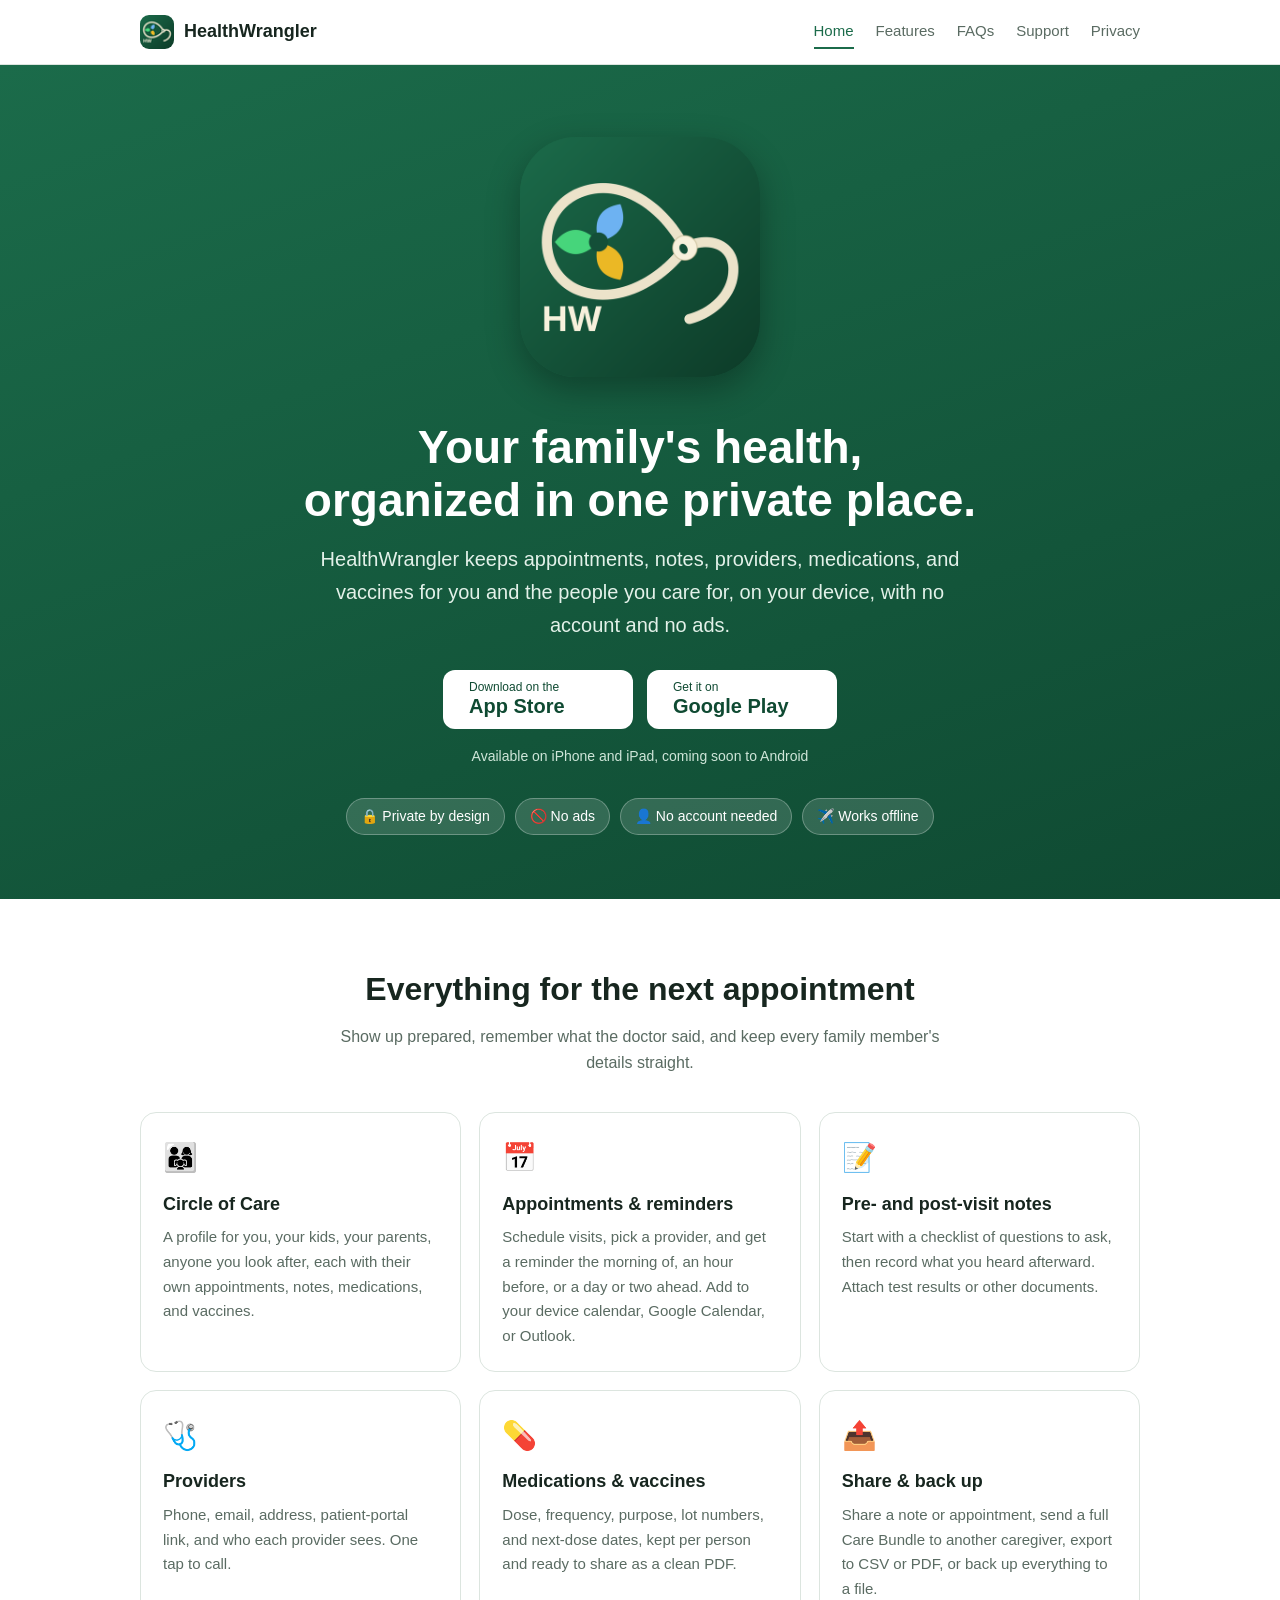
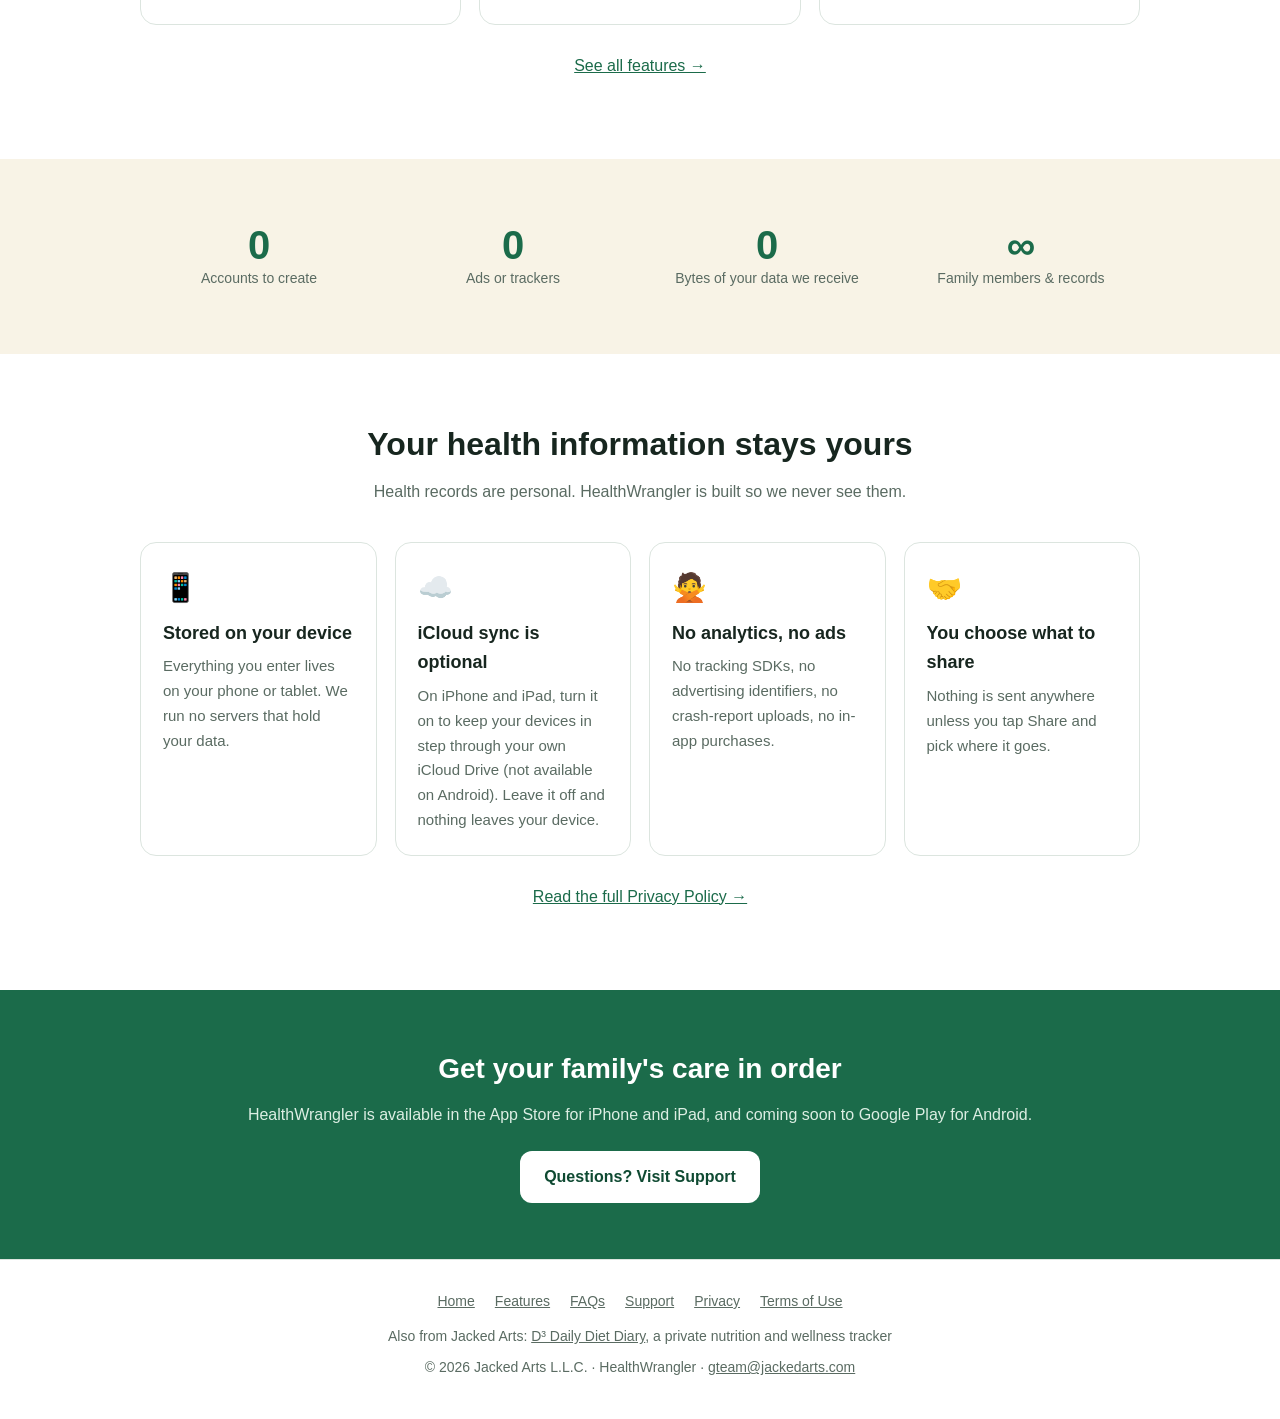
<file: index.html>
<!DOCTYPE html>
<html lang="en">
<head>
<meta charset="UTF-8">
<meta name="viewport" content="width=device-width, initial-scale=1">
<title>HealthWrangler — Private family health organizer</title>
<meta name="description" content="HealthWrangler keeps appointments, notes, providers, medications, and vaccines for your whole family on your device. No account, no ads.">
<meta name="theme-color" content="#1B6B4A">
<link rel="icon" type="image/png" sizes="32x32" href="favicon-32x32.png">
<link rel="apple-touch-icon" href="apple-touch-icon.png">
<link rel="stylesheet" href="style.css">
</head>
<body>
<header class="site">
  <div class="wrap">
    <a class="logo" href="index.html"><img src="favicon-32x32.png" alt="" width="34" height="34"> HealthWrangler</a>
    <button class="menu-btn" id="menu-btn" aria-label="Menu" aria-expanded="false" aria-controls="main-nav">☰</button>
    <nav class="main" id="main-nav" aria-label="Main"><a href="index.html" aria-current="page">Home</a><a href="features.html">Features</a><a href="faqs.html">FAQs</a><a href="support.html">Support</a><a href="privacy-policy.html">Privacy</a></nav>
  </div>
</header>

<section class="hero">
  <div class="wrap">
    <img class="hero-icon" src="android-chrome-512x512.png" alt="HealthWrangler app icon" width="240" height="240">
    <h1>Your family's health,<br>organized in one private place.</h1>
    <p class="lead">HealthWrangler keeps appointments, notes, providers, medications, and vaccines for you and the people you care for, on your device, with no account and no ads.</p>
    <div class="stores"><a class="btn btn-light" href="https://apps.apple.com/us/app/healthwrangler/id6769450981" aria-label="Download on the App Store"><span class="s1">Download on the</span><span class="s2">App Store</span></a><a class="btn btn-light" href="#" aria-label="Get it on Google Play"><span class="s1">Get it on</span><span class="s2">Google Play</span></a></div>
    <p class="soon-note">Available on iPhone and iPad, coming soon to Android</p>
    <div class="badges">
      <span class="badge">🔒 Private by design</span>
      <span class="badge">🚫 No ads</span>
      <span class="badge">👤 No account needed</span>
      <span class="badge">✈️ Works offline</span>
    </div>
  </div>
</section>

<section class="block">
  <div class="wrap">
    <h2 class="sec">Everything for the next appointment</h2>
    <p class="sec-sub">Show up prepared, remember what the doctor said, and keep every family member's details straight.</p>
    <div class="grid">
      <div class="card"><div class="ico">👨‍👩‍👧</div><h3>Circle of Care</h3><p>A profile for you, your kids, your parents, anyone you look after, each with their own appointments, notes, medications, and vaccines.</p></div>
      <div class="card"><div class="ico">📅</div><h3>Appointments &amp; reminders</h3><p>Schedule visits, pick a provider, and get a reminder the morning of, an hour before, or a day or two ahead. Add to your device calendar, Google Calendar, or Outlook.</p></div>
      <div class="card"><div class="ico">📝</div><h3>Pre- and post-visit notes</h3><p>Start with a checklist of questions to ask, then record what you heard afterward. Attach test results or other documents.</p></div>
      <div class="card"><div class="ico">🩺</div><h3>Providers</h3><p>Phone, email, address, patient-portal link, and who each provider sees. One tap to call.</p></div>
      <div class="card"><div class="ico">💊</div><h3>Medications &amp; vaccines</h3><p>Dose, frequency, purpose, lot numbers, and next-dose dates, kept per person and ready to share as a clean PDF.</p></div>
      <div class="card"><div class="ico">📤</div><h3>Share &amp; back up</h3><p>Share a note or appointment, send a full Care Bundle to another caregiver, export to CSV or PDF, or back up everything to a file.</p></div>
    </div>
    <p style="text-align:center;margin-top:28px"><a href="features.html">See all features →</a></p>
  </div>
</section>

<section class="block alt">
  <div class="wrap">
    <div class="stats">
      <div class="stat"><div class="n">0</div><div class="l">Accounts to create</div></div>
      <div class="stat"><div class="n">0</div><div class="l">Ads or trackers</div></div>
      <div class="stat"><div class="n">0</div><div class="l">Bytes of your data we receive</div></div>
      <div class="stat"><div class="n">∞</div><div class="l">Family members &amp; records</div></div>
    </div>
  </div>
</section>

<section class="block">
  <div class="wrap">
    <h2 class="sec">Your health information stays yours</h2>
    <p class="sec-sub">Health records are personal. HealthWrangler is built so we never see them.</p>
    <div class="grid g4">
      <div class="card"><div class="ico">📱</div><h3>Stored on your device</h3><p>Everything you enter lives on your phone or tablet. We run no servers that hold your data.</p></div>
      <div class="card"><div class="ico">☁️</div><h3>iCloud sync is optional</h3><p>On iPhone and iPad, turn it on to keep your devices in step through your own iCloud Drive (not available on Android). Leave it off and nothing leaves your device.</p></div>
      <div class="card"><div class="ico">🙅</div><h3>No analytics, no ads</h3><p>No tracking SDKs, no advertising identifiers, no crash-report uploads, no in-app purchases.</p></div>
      <div class="card"><div class="ico">🤝</div><h3>You choose what to share</h3><p>Nothing is sent anywhere unless you tap Share and pick where it goes.</p></div>
    </div>
    <p style="text-align:center;margin-top:28px"><a href="privacy-policy.html">Read the full Privacy Policy →</a></p>
  </div>
</section>

<section class="cta">
  <div class="wrap">
    <h2>Get your family's care in order</h2>
    <p>HealthWrangler is available in the App Store for iPhone and iPad, and coming soon to Google Play for Android.</p>
    <a class="btn btn-light" href="support.html">Questions? Visit Support</a>
  </div>
</section>

<footer class="site">
  <div class="wrap">
    <nav aria-label="Footer"><a href="index.html">Home</a><a href="features.html">Features</a><a href="faqs.html">FAQs</a><a href="support.html">Support</a><a href="privacy-policy.html">Privacy</a><a href="terms.html">Terms of Use</a></nav>
    <div style="margin-bottom:8px">Also from Jacked Arts: <a href="https://jabill.github.io/d3-app/">D³ Daily Diet Diary</a>, a private nutrition and wellness tracker</div>
    <div>© 2026 Jacked Arts L.L.C. · HealthWrangler · <a href="mailto:gteam@jackedarts.com">gteam@jackedarts.com</a></div>
  </div>
</footer>
<script src="site.js"></script>
</body>
</html>
</file>
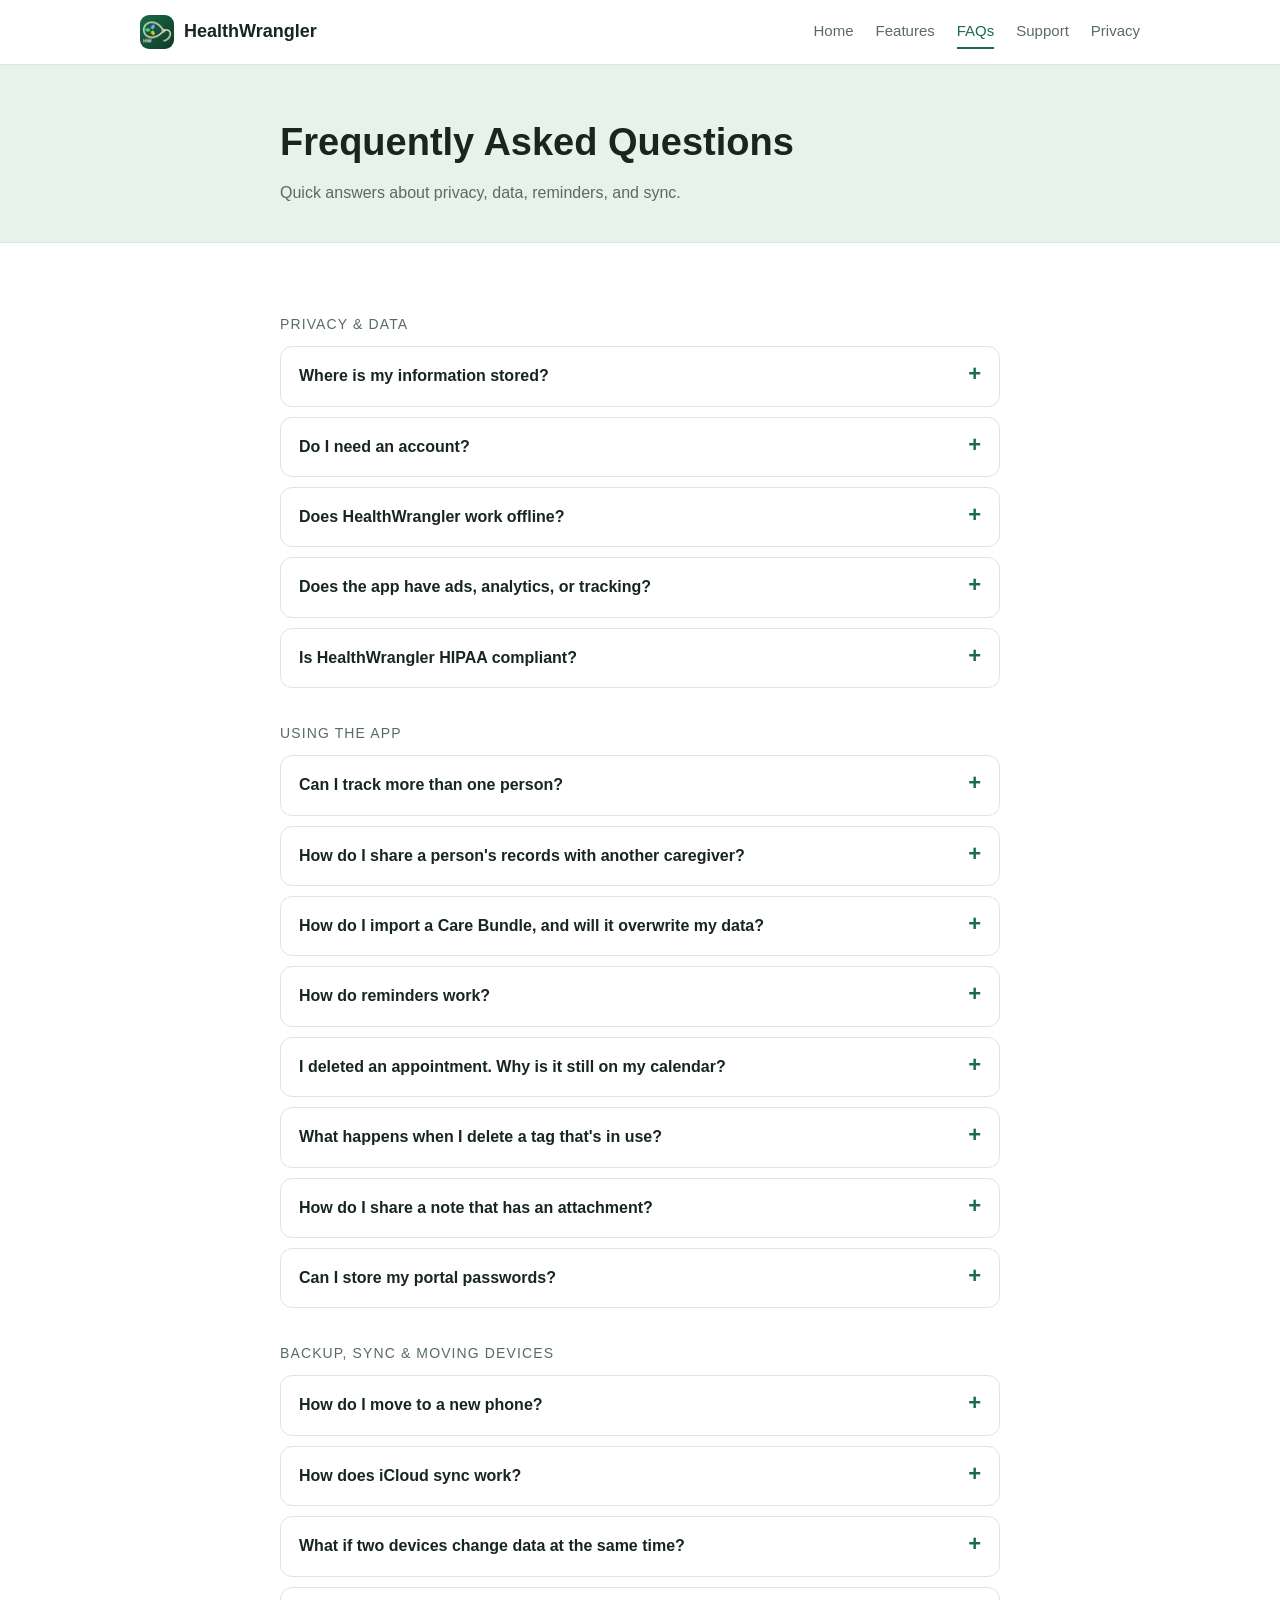
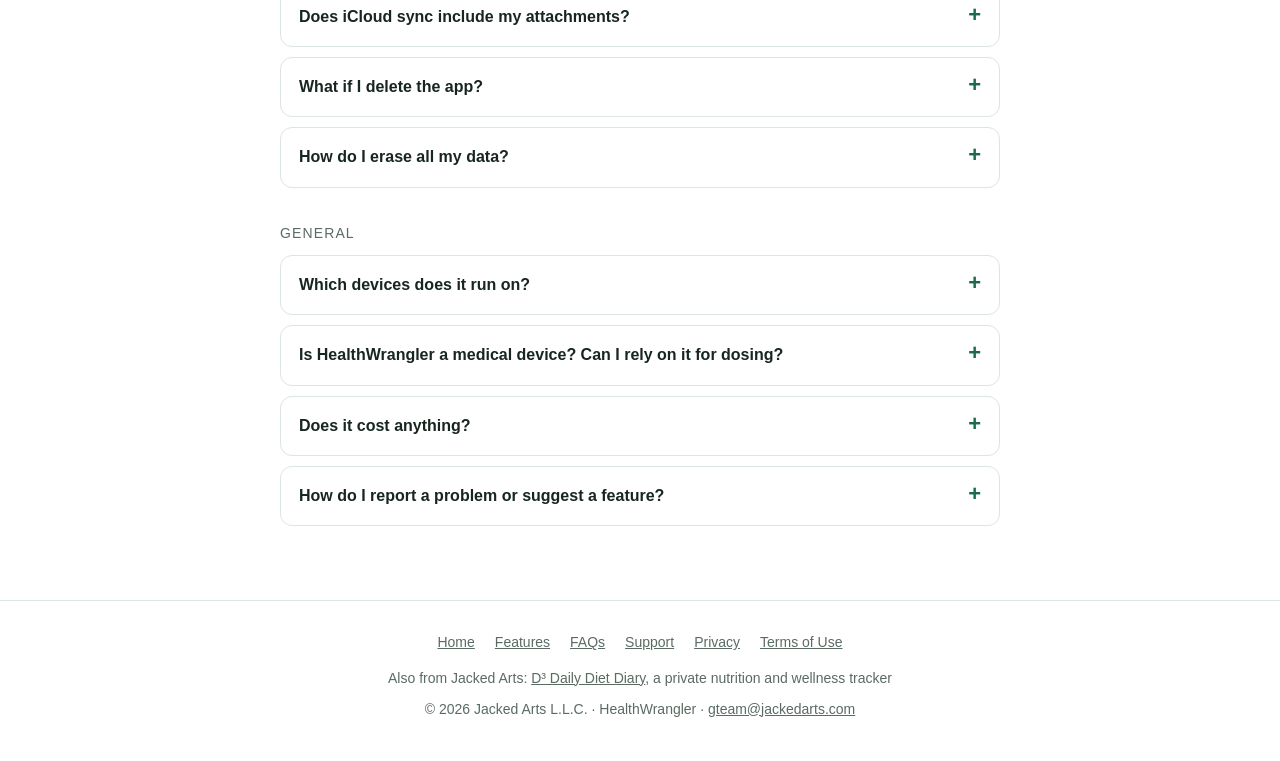
<file: faqs.html>
<!DOCTYPE html>
<html lang="en">
<head>
<meta charset="UTF-8">
<meta name="viewport" content="width=device-width, initial-scale=1">
<title>FAQs — HealthWrangler</title>
<meta name="description" content="Answers about privacy, reminders, iCloud sync, backups, and sharing in HealthWrangler.">
<meta name="theme-color" content="#1B6B4A">
<link rel="icon" type="image/png" sizes="32x32" href="favicon-32x32.png">
<link rel="apple-touch-icon" href="apple-touch-icon.png">
<link rel="stylesheet" href="style.css">
</head>
<body>
<header class="site">
  <div class="wrap">
    <a class="logo" href="index.html"><img src="favicon-32x32.png" alt="" width="34" height="34"> HealthWrangler</a>
    <button class="menu-btn" id="menu-btn" aria-label="Menu" aria-expanded="false" aria-controls="main-nav">☰</button>
    <nav class="main" id="main-nav" aria-label="Main"><a href="index.html">Home</a><a href="features.html">Features</a><a href="faqs.html" aria-current="page">FAQs</a><a href="support.html">Support</a><a href="privacy-policy.html">Privacy</a></nav>
  </div>
</header>
<div class="page-head"><div class="wrap narrow"><h1>Frequently Asked Questions</h1><p>Quick answers about privacy, data, reminders, and sync.</p></div></div><article class='doc'><div class='wrap narrow'><div class="faq-group">Privacy &amp; data</div><details class="faq"><summary>Where is my information stored?</summary><div class="a"><p>On your phone or tablet. HealthWrangler does not send your records to Jacked Arts or to any third party, and we have no servers that hold your data.</p></div></details><details class="faq"><summary>Do I need an account?</summary><div class="a"><p>No. There is no sign-up, sign-in, or profile with us. Open the app and start adding information.</p></div></details><details class="faq"><summary>Does HealthWrangler work offline?</summary><div class="a"><p>Yes. It makes no network requests during normal use. Your device may use the internet when <em>you</em> choose to do something that needs it, such as opening a patient-portal link, adding an event to Google Calendar, or syncing with iCloud.</p></div></details><details class="faq"><summary>Does the app have ads, analytics, or tracking?</summary><div class="a"><p>No. There are no advertising or analytics tools and no crash-report uploads, and we do not collect advertising identifiers.</p></div></details><details class="faq"><summary>Is HealthWrangler HIPAA compliant?</summary><div class="a"><p>HIPAA applies to healthcare providers, health plans, and their business associates. HealthWrangler is a personal organizer, and because Jacked Arts never receives or stores your information, there is nothing on our side to protect or disclose. Your data is protected by your device's passcode and security, so keep those on.</p></div></details><div class="faq-group">Using the app</div><details class="faq"><summary>Can I track more than one person?</summary><div class="a"><p>Yes. Add a profile for each person in your Circle of Care. Appointments, notes, medications, vaccines, and providers can each be assigned to a person, and you can filter any list by person.</p></div></details><details class="faq"><summary>How do I share a person's records with another caregiver?</summary><div class="a"><p>Open the person's profile in <strong>Circle of Care</strong> and tap <strong>Share Care Bundle</strong> (or the share icon at the top). HealthWrangler creates a file with that person's profile, appointments, notes, medications, vaccines, and providers, and you send it through your device's share sheet. Profile photos and files attached to notes are not included.</p></div></details><details class="faq"><summary>How do I import a Care Bundle, and will it overwrite my data?</summary><div class="a"><p>It won't overwrite anything. Save the file you received somewhere you can open it, go to <strong>Circle of Care</strong>, and tap the download icon at the top right (or <strong>Import a Care Bundle</strong> if you have no profiles yet). Choose the file and you'll see a preview of what's new before anything is saved. You can then <strong>create a new profile</strong> or, if you already have a matching profile, <strong>update it</strong>. When updating, new records are added, and for records that exist on both devices the most recently edited version is kept. Nothing is deleted.</p></div></details><details class="faq"><summary>How do reminders work?</summary><div class="a"><p>Reminders are local notifications scheduled on your device. Pick a default in <strong>Settings</strong> and override it on any appointment. If you don't receive them, check that notifications are allowed for HealthWrangler in your device settings, and that Focus or Do Not Disturb isn't silencing them.</p></div></details><details class="faq"><summary>I deleted an appointment. Why is it still on my calendar?</summary><div class="a"><p>When you add an appointment to your device calendar, Google Calendar, or Outlook, that event belongs to the calendar app. HealthWrangler can't remove it for you, so delete it there as well.</p></div></details><details class="faq"><summary>What happens when I delete a tag that's in use?</summary><div class="a"><p>HealthWrangler tells you how many appointments and notes use it. If you continue, the tag is removed from all of them.</p></div></details><details class="faq"><summary>How do I share a note that has an attachment?</summary><div class="a"><p>When you share a note with attachments, you can choose <strong>Note Only</strong> or <strong>Note + Attachments</strong>. Attachments are sent one at a time through your device's share sheet.</p></div></details><details class="faq"><summary>Can I store my portal passwords?</summary><div class="a"><p>No, and that's deliberate. HealthWrangler stores a portal's name, link, and your username. Use a password manager for passwords.</p></div></details><div class="faq-group">Backup, sync &amp; moving devices</div><details class="faq"><summary>How do I move to a new phone?</summary><div class="a"><p>Either turn on iCloud sync on both devices, or use <strong>Settings → Full Backup</strong> to save a backup file, move it to your new device (AirDrop, Files, email to yourself), and choose <strong>Restore</strong>.</p></div></details><details class="faq"><summary>How does iCloud sync work?</summary><div class="a"><p>When you turn it on in Settings, HealthWrangler saves a single sync file to its folder in your own iCloud Drive and checks for newer versions from your other devices. iCloud sync is available on iPhone and iPad only, not on Android. It's optional, it's off by default, and it requires you to be signed in to iCloud with iCloud Drive enabled. Jacked Arts cannot see that file. It lives in your Apple account.</p></div></details><details class="faq"><summary>What if two devices change data at the same time?</summary><div class="a"><p>HealthWrangler won't overwrite a newer sync file from another device. It will offer to bring in the newer data first so you don't lose changes. If you edit on two devices before they sync, the most recent save wins, so let one device sync before switching to the other.</p></div></details><details class="faq"><summary>Does iCloud sync include my attachments?</summary><div class="a"><p>Sync includes your records and profile photos. Files attached to notes are stored on the device where you added them and are not part of the sync file, so keep a copy of important documents elsewhere.</p></div></details><details class="faq"><summary>What if I delete the app?</summary><div class="a"><p>Everything stored in it is removed with it. If iCloud sync was on, the sync file stays in your iCloud Drive until you delete it. Make a full backup first if you want to keep your records.</p></div></details><details class="faq"><summary>How do I erase all my data?</summary><div class="a"><p>Use <strong>Settings → Clear All Data</strong>. It removes your records, profile photos, and scheduled reminders, and turns off sync. Backups, exports, and any sync file you already created in iCloud Drive are separate files you can delete yourself in the Files app.</p></div></details><div class="faq-group">General</div><details class="faq"><summary>Which devices does it run on?</summary><div class="a"><p>iPhone, iPad, and Android phones and tablets. iCloud sync is available on iPhone and iPad only; Android users can move data between devices with Full Backup and Restore.</p></div></details><details class="faq"><summary>Is HealthWrangler a medical device? Can I rely on it for dosing?</summary><div class="a"><p>No. It's a personal organizer and its content is only as accurate as what you enter. Always confirm medications, doses, and instructions with your pharmacist or healthcare provider, and call your local emergency number in an emergency.</p></div></details><details class="faq"><summary>Does it cost anything?</summary><div class="a"><p>HealthWrangler has no ads, no subscriptions, and no in-app purchases.</p></div></details><details class="faq"><summary>How do I report a problem or suggest a feature?</summary><div class="a"><p>Email <a href="mailto:gteam@jackedarts.com">gteam@jackedarts.com</a>. See the <a href="support.html">Support</a> page for what to include.</p></div></details></div></article>
<footer class="site">
  <div class="wrap">
    <nav aria-label="Footer"><a href="index.html">Home</a><a href="features.html">Features</a><a href="faqs.html">FAQs</a><a href="support.html">Support</a><a href="privacy-policy.html">Privacy</a><a href="terms.html">Terms of Use</a></nav>
    <div style="margin-bottom:8px">Also from Jacked Arts: <a href="https://jabill.github.io/d3-app/">D³ Daily Diet Diary</a>, a private nutrition and wellness tracker</div>
    <div>© 2026 Jacked Arts L.L.C. · HealthWrangler · <a href="mailto:gteam@jackedarts.com">gteam@jackedarts.com</a></div>
  </div>
</footer>
<script src="site.js"></script>
</body>
</html>
</file>
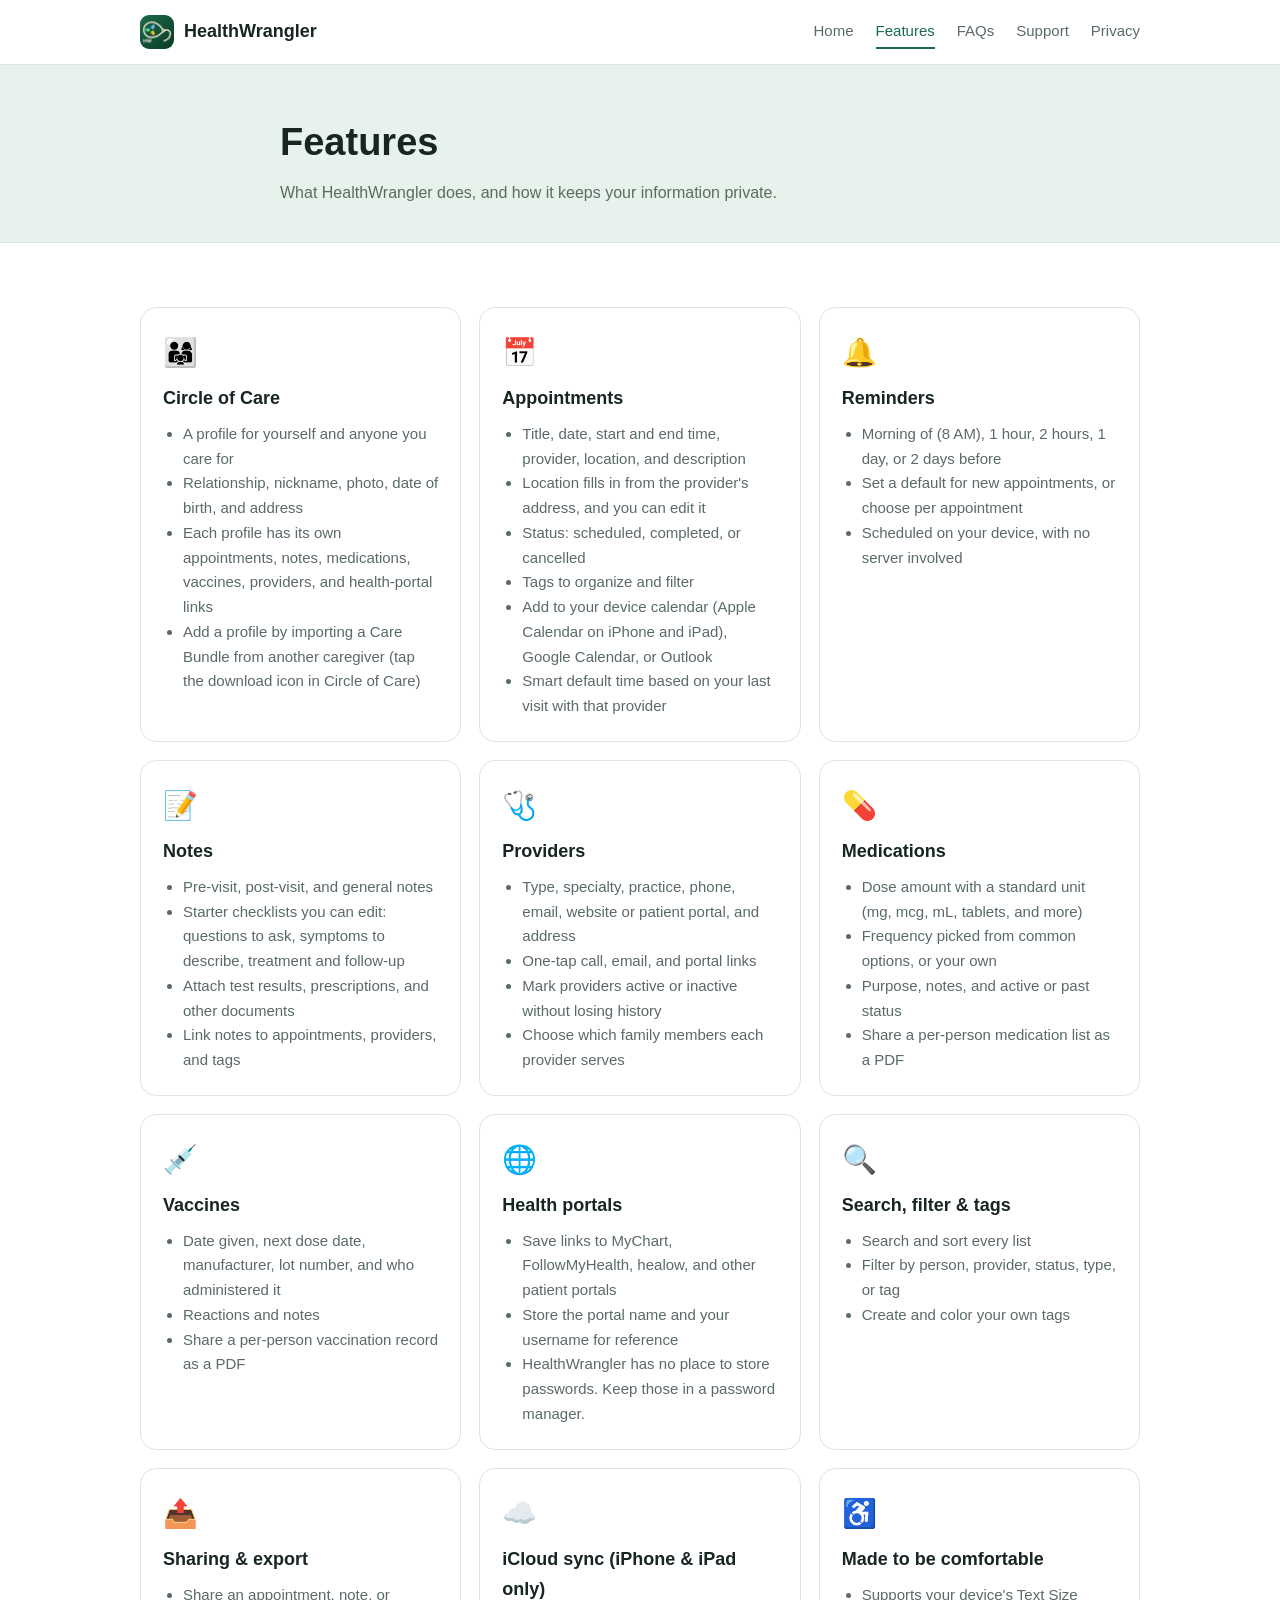
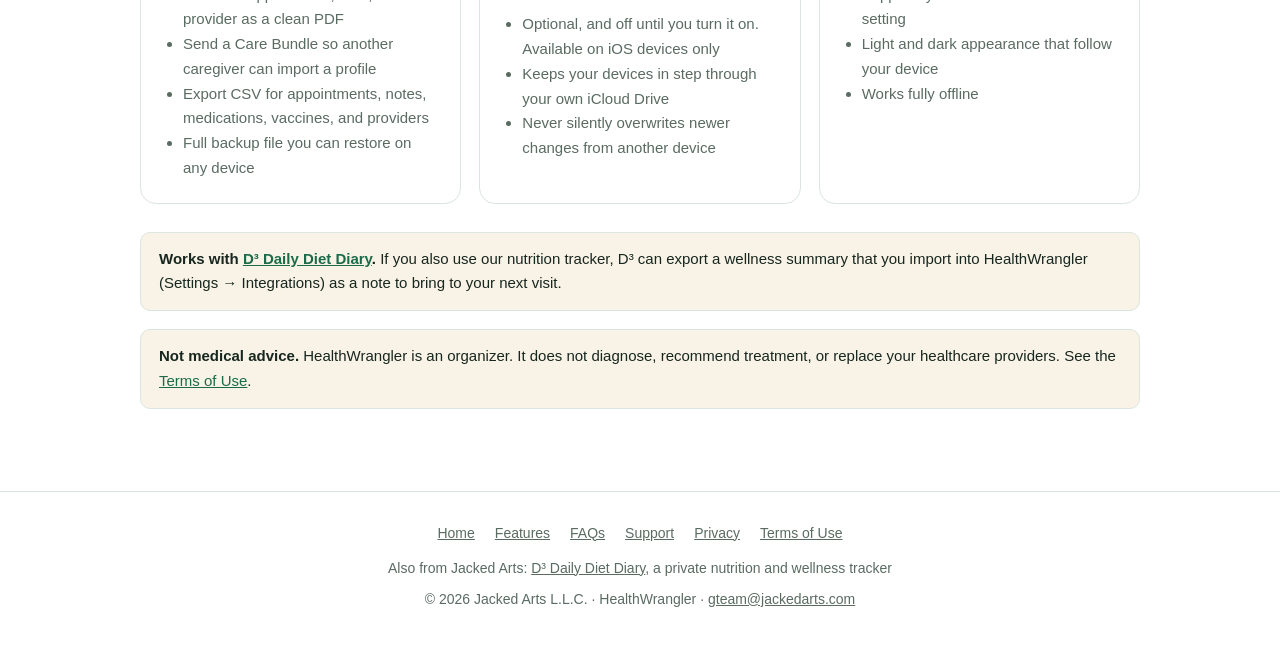
<file: features.html>
<!DOCTYPE html>
<html lang="en">
<head>
<meta charset="UTF-8">
<meta name="viewport" content="width=device-width, initial-scale=1">
<title>Features — HealthWrangler</title>
<meta name="description" content="Appointments, notes, providers, medications, vaccines, reminders, sharing, and optional iCloud sync, all private to your device.">
<meta name="theme-color" content="#1B6B4A">
<link rel="icon" type="image/png" sizes="32x32" href="favicon-32x32.png">
<link rel="apple-touch-icon" href="apple-touch-icon.png">
<link rel="stylesheet" href="style.css">
</head>
<body>
<header class="site">
  <div class="wrap">
    <a class="logo" href="index.html"><img src="favicon-32x32.png" alt="" width="34" height="34"> HealthWrangler</a>
    <button class="menu-btn" id="menu-btn" aria-label="Menu" aria-expanded="false" aria-controls="main-nav">☰</button>
    <nav class="main" id="main-nav" aria-label="Main"><a href="index.html">Home</a><a href="features.html" aria-current="page">Features</a><a href="faqs.html">FAQs</a><a href="support.html">Support</a><a href="privacy-policy.html">Privacy</a></nav>
  </div>
</header>
<div class="page-head"><div class="wrap narrow"><h1>Features</h1><p>What HealthWrangler does, and how it keeps your information private.</p></div></div>
<section class="block">
  <div class="wrap">
    <div class="grid">
      <div class="card"><div class="ico">👨‍👩‍👧</div><h3>Circle of Care</h3><ul style="margin:8px 0 0;padding-left:20px;color:var(--muted);font-size:15px"><li>A profile for yourself and anyone you care for</li><li>Relationship, nickname, photo, date of birth, and address</li><li>Each profile has its own appointments, notes, medications, vaccines, providers, and health-portal links</li><li>Add a profile by importing a Care Bundle from another caregiver (tap the download icon in Circle of Care)</li></ul></div>
      <div class="card"><div class="ico">📅</div><h3>Appointments</h3><ul style="margin:8px 0 0;padding-left:20px;color:var(--muted);font-size:15px"><li>Title, date, start and end time, provider, location, and description</li><li>Location fills in from the provider's address, and you can edit it</li><li>Status: scheduled, completed, or cancelled</li><li>Tags to organize and filter</li><li>Add to your device calendar (Apple Calendar on iPhone and iPad), Google Calendar, or Outlook</li><li>Smart default time based on your last visit with that provider</li></ul></div>
      <div class="card"><div class="ico">🔔</div><h3>Reminders</h3><ul style="margin:8px 0 0;padding-left:20px;color:var(--muted);font-size:15px"><li>Morning of (8 AM), 1 hour, 2 hours, 1 day, or 2 days before</li><li>Set a default for new appointments, or choose per appointment</li><li>Scheduled on your device, with no server involved</li></ul></div>
      <div class="card"><div class="ico">📝</div><h3>Notes</h3><ul style="margin:8px 0 0;padding-left:20px;color:var(--muted);font-size:15px"><li>Pre-visit, post-visit, and general notes</li><li>Starter checklists you can edit: questions to ask, symptoms to describe, treatment and follow-up</li><li>Attach test results, prescriptions, and other documents</li><li>Link notes to appointments, providers, and tags</li></ul></div>
      <div class="card"><div class="ico">🩺</div><h3>Providers</h3><ul style="margin:8px 0 0;padding-left:20px;color:var(--muted);font-size:15px"><li>Type, specialty, practice, phone, email, website or patient portal, and address</li><li>One-tap call, email, and portal links</li><li>Mark providers active or inactive without losing history</li><li>Choose which family members each provider serves</li></ul></div>
      <div class="card"><div class="ico">💊</div><h3>Medications</h3><ul style="margin:8px 0 0;padding-left:20px;color:var(--muted);font-size:15px"><li>Dose amount with a standard unit (mg, mcg, mL, tablets, and more)</li><li>Frequency picked from common options, or your own</li><li>Purpose, notes, and active or past status</li><li>Share a per-person medication list as a PDF</li></ul></div>
      <div class="card"><div class="ico">💉</div><h3>Vaccines</h3><ul style="margin:8px 0 0;padding-left:20px;color:var(--muted);font-size:15px"><li>Date given, next dose date, manufacturer, lot number, and who administered it</li><li>Reactions and notes</li><li>Share a per-person vaccination record as a PDF</li></ul></div>
      <div class="card"><div class="ico">🌐</div><h3>Health portals</h3><ul style="margin:8px 0 0;padding-left:20px;color:var(--muted);font-size:15px"><li>Save links to MyChart, FollowMyHealth, healow, and other patient portals</li><li>Store the portal name and your username for reference</li><li>HealthWrangler has no place to store passwords. Keep those in a password manager.</li></ul></div>
      <div class="card"><div class="ico">🔍</div><h3>Search, filter &amp; tags</h3><ul style="margin:8px 0 0;padding-left:20px;color:var(--muted);font-size:15px"><li>Search and sort every list</li><li>Filter by person, provider, status, type, or tag</li><li>Create and color your own tags</li></ul></div>
      <div class="card"><div class="ico">📤</div><h3>Sharing &amp; export</h3><ul style="margin:8px 0 0;padding-left:20px;color:var(--muted);font-size:15px"><li>Share an appointment, note, or provider as a clean PDF</li><li>Send a Care Bundle so another caregiver can import a profile</li><li>Export CSV for appointments, notes, medications, vaccines, and providers</li><li>Full backup file you can restore on any device</li></ul></div>
      <div class="card"><div class="ico">☁️</div><h3>iCloud sync (iPhone &amp; iPad only)</h3><ul style="margin:8px 0 0;padding-left:20px;color:var(--muted);font-size:15px"><li>Optional, and off until you turn it on. Available on iOS devices only</li><li>Keeps your devices in step through your own iCloud Drive</li><li>Never silently overwrites newer changes from another device</li></ul></div>
      <div class="card"><div class="ico">♿</div><h3>Made to be comfortable</h3><ul style="margin:8px 0 0;padding-left:20px;color:var(--muted);font-size:15px"><li>Supports your device's Text Size setting</li><li>Light and dark appearance that follow your device</li><li>Works fully offline</li></ul></div>
    </div>
    <div class="note" style="margin-top:28px"><strong>Works with <a href="https://jabill.github.io/d3-app/">D³ Daily Diet Diary</a>.</strong> If you also use our nutrition tracker, D³ can export a wellness summary that you import into HealthWrangler (Settings → Integrations) as a note to bring to your next visit.</div>
    <div class="note"><strong>Not medical advice.</strong> HealthWrangler is an organizer. It does not diagnose, recommend treatment, or replace your healthcare providers. See the <a href="terms.html">Terms of Use</a>.</div>
  </div>
</section>

<footer class="site">
  <div class="wrap">
    <nav aria-label="Footer"><a href="index.html">Home</a><a href="features.html">Features</a><a href="faqs.html">FAQs</a><a href="support.html">Support</a><a href="privacy-policy.html">Privacy</a><a href="terms.html">Terms of Use</a></nav>
    <div style="margin-bottom:8px">Also from Jacked Arts: <a href="https://jabill.github.io/d3-app/">D³ Daily Diet Diary</a>, a private nutrition and wellness tracker</div>
    <div>© 2026 Jacked Arts L.L.C. · HealthWrangler · <a href="mailto:gteam@jackedarts.com">gteam@jackedarts.com</a></div>
  </div>
</footer>
<script src="site.js"></script>
</body>
</html>
</file>
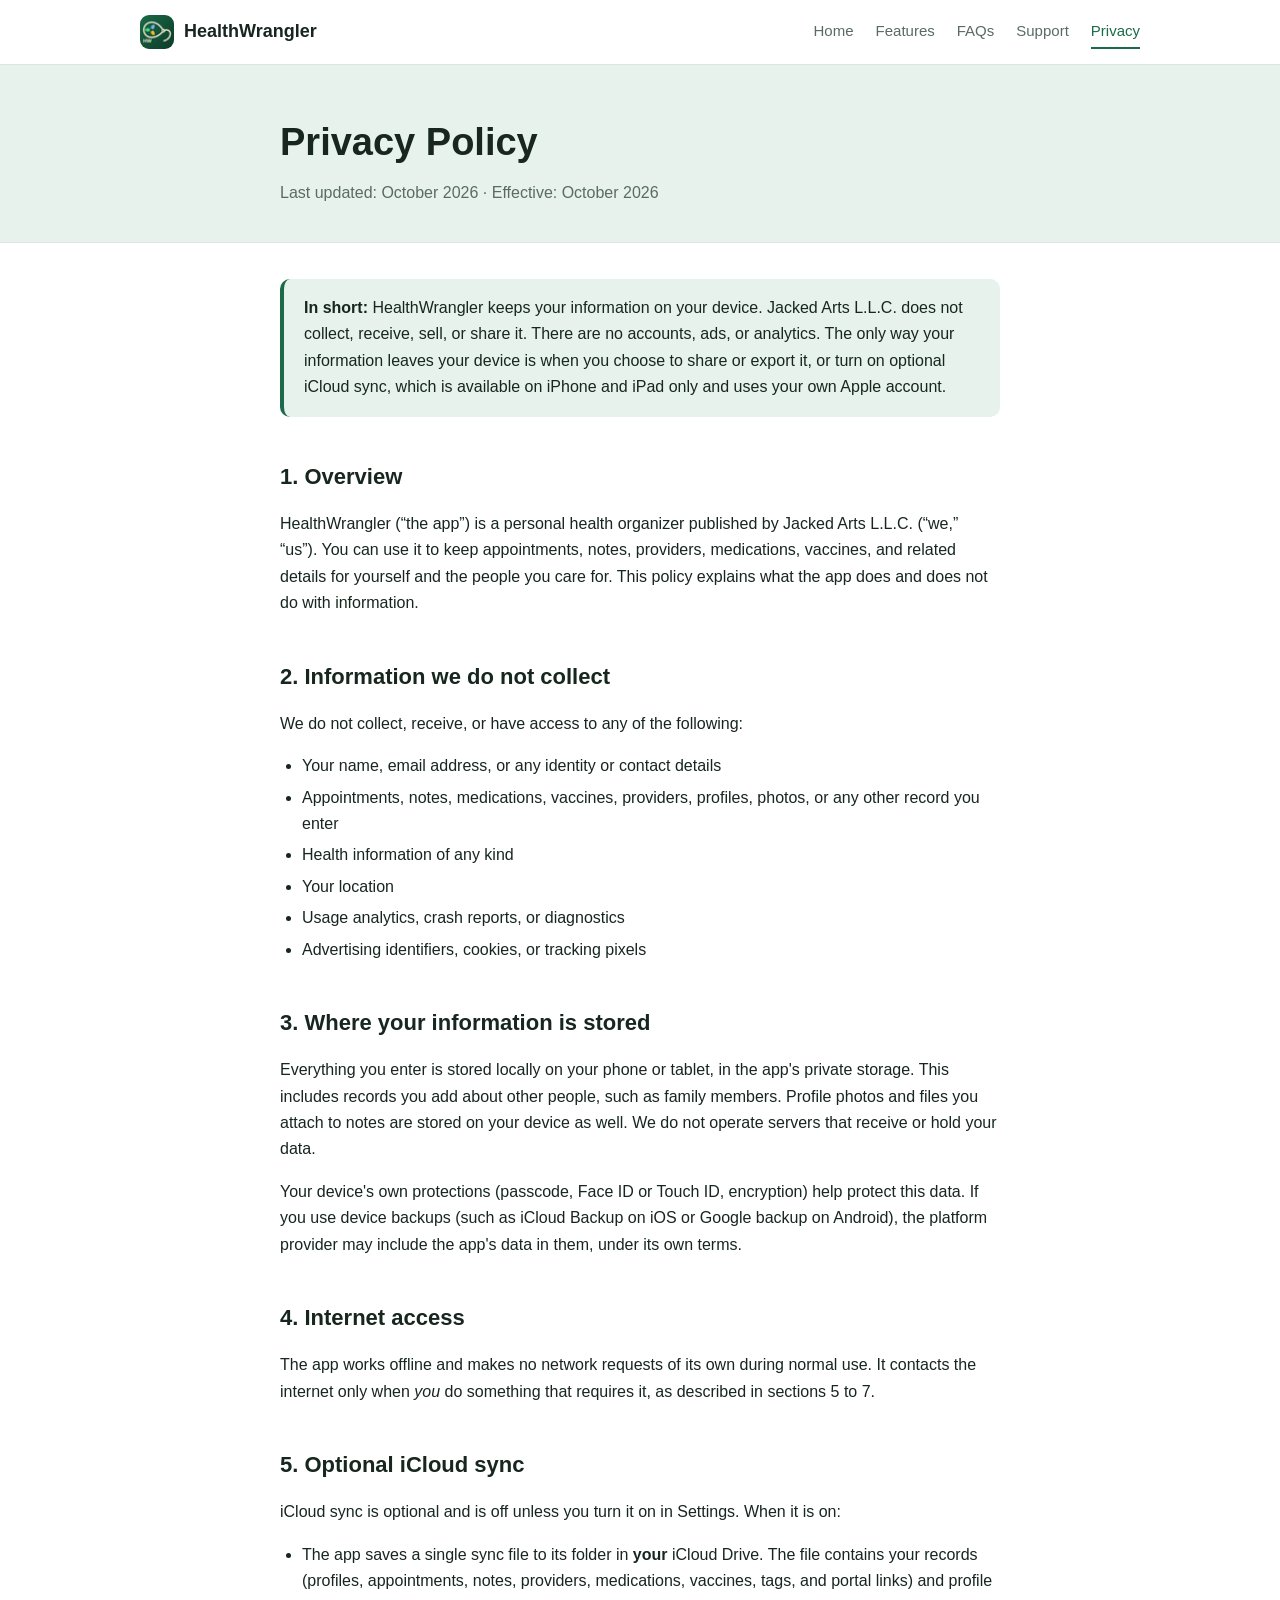
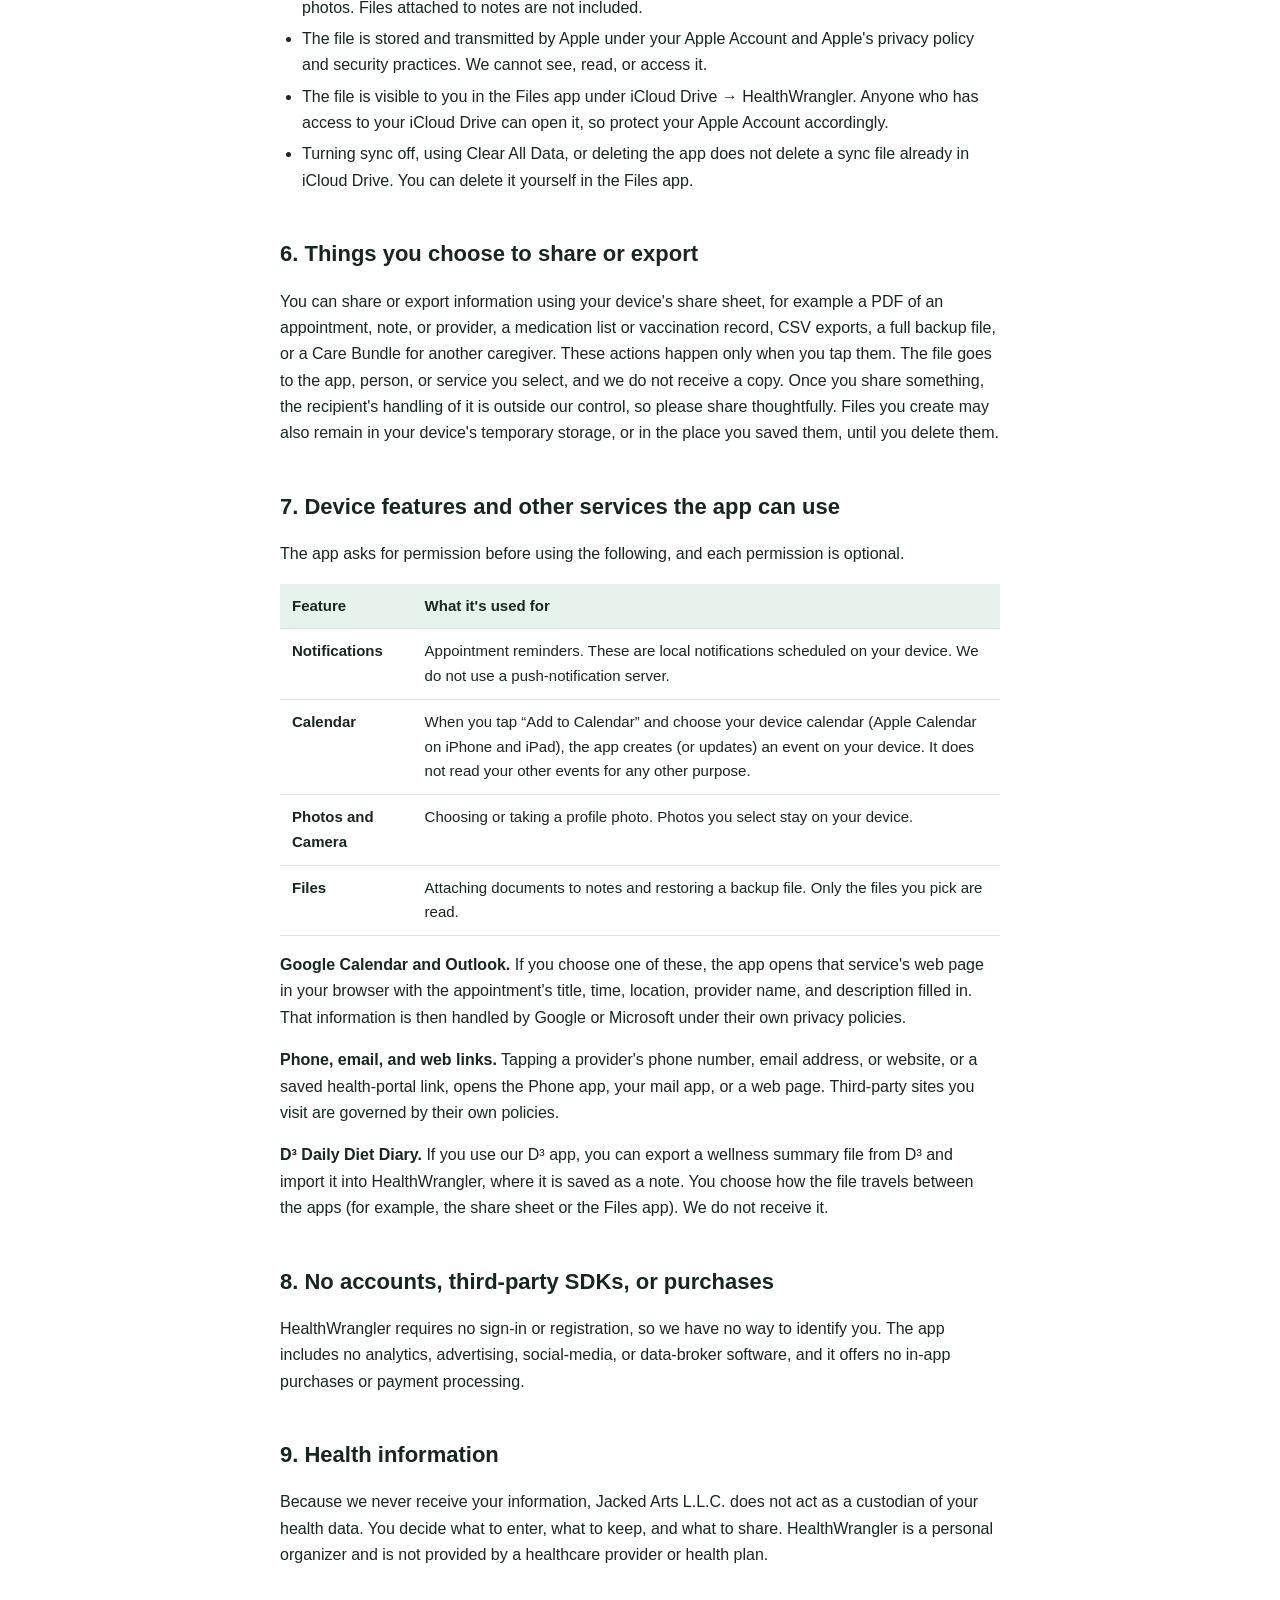
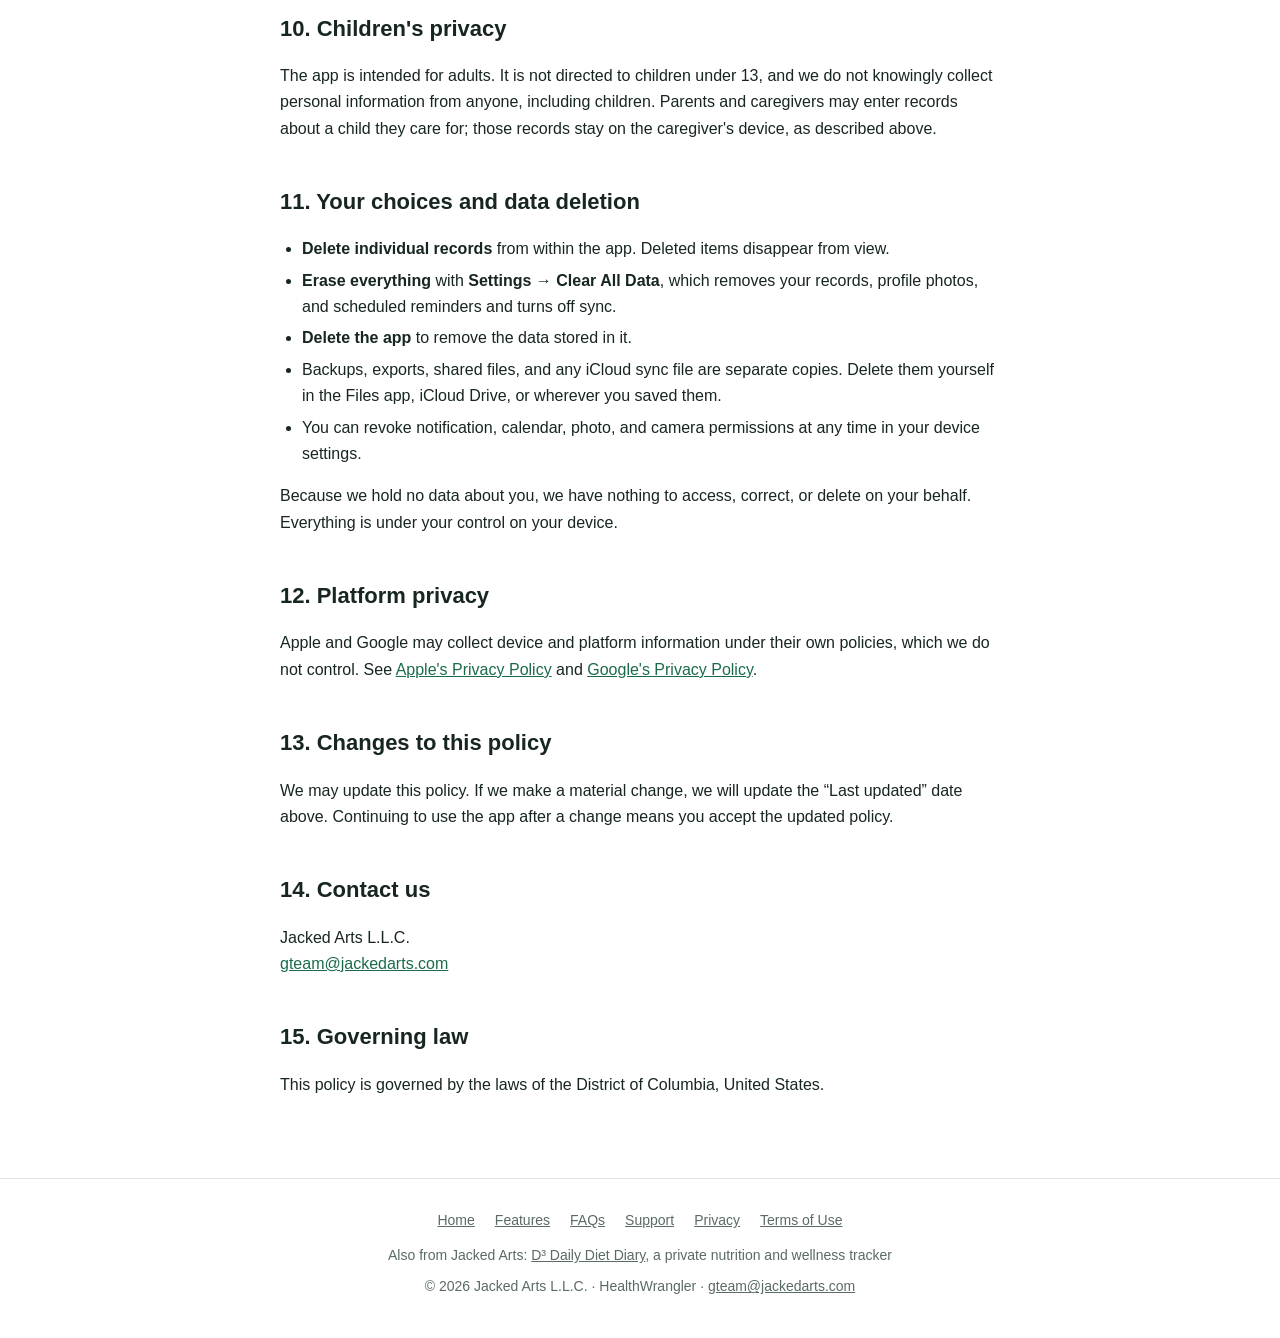
<file: privacy-policy.html>
<!DOCTYPE html>
<html lang="en">
<head>
<meta charset="UTF-8">
<meta name="viewport" content="width=device-width, initial-scale=1">
<title>Privacy Policy — HealthWrangler</title>
<meta name="description" content="HealthWrangler stores your information on your device. We collect nothing. Read how optional iCloud sync, sharing, and device permissions work.">
<meta name="theme-color" content="#1B6B4A">
<link rel="icon" type="image/png" sizes="32x32" href="favicon-32x32.png">
<link rel="apple-touch-icon" href="apple-touch-icon.png">
<link rel="stylesheet" href="style.css">
</head>
<body>
<header class="site">
  <div class="wrap">
    <a class="logo" href="index.html"><img src="favicon-32x32.png" alt="" width="34" height="34"> HealthWrangler</a>
    <button class="menu-btn" id="menu-btn" aria-label="Menu" aria-expanded="false" aria-controls="main-nav">☰</button>
    <nav class="main" id="main-nav" aria-label="Main"><a href="index.html">Home</a><a href="features.html">Features</a><a href="faqs.html">FAQs</a><a href="support.html">Support</a><a href="privacy-policy.html" aria-current="page">Privacy</a></nav>
  </div>
</header>
<div class="page-head"><div class="wrap narrow"><h1>Privacy Policy</h1><p>Last updated: October 2026 · Effective: October 2026</p></div></div>
<article class="doc"><div class="wrap narrow">
  <div class="summary"><strong>In short:</strong> HealthWrangler keeps your information on your device. Jacked Arts L.L.C. does not collect, receive, sell, or share it. There are no accounts, ads, or analytics. The only way your information leaves your device is when you choose to share or export it, or turn on optional iCloud sync, which is available on iPhone and iPad only and uses your own Apple account.</div>

  <h2>1. Overview</h2>
  <p>HealthWrangler (“the app”) is a personal health organizer published by Jacked Arts L.L.C. (“we,” “us”). You can use it to keep appointments, notes, providers, medications, vaccines, and related details for yourself and the people you care for. This policy explains what the app does and does not do with information.</p>

  <h2>2. Information we do not collect</h2>
  <p>We do not collect, receive, or have access to any of the following:</p>
  <ul>
    <li>Your name, email address, or any identity or contact details</li>
    <li>Appointments, notes, medications, vaccines, providers, profiles, photos, or any other record you enter</li>
    <li>Health information of any kind</li>
    <li>Your location</li>
    <li>Usage analytics, crash reports, or diagnostics</li>
    <li>Advertising identifiers, cookies, or tracking pixels</li>
  </ul>

  <h2>3. Where your information is stored</h2>
  <p>Everything you enter is stored locally on your phone or tablet, in the app's private storage. This includes records you add about other people, such as family members. Profile photos and files you attach to notes are stored on your device as well. We do not operate servers that receive or hold your data.</p>
  <p>Your device's own protections (passcode, Face ID or Touch ID, encryption) help protect this data. If you use device backups (such as iCloud Backup on iOS or Google backup on Android), the platform provider may include the app's data in them, under its own terms.</p>

  <h2>4. Internet access</h2>
  <p>The app works offline and makes no network requests of its own during normal use. It contacts the internet only when <em>you</em> do something that requires it, as described in sections 5 to 7.</p>

  <h2>5. Optional iCloud sync</h2>
  <p>iCloud sync is optional and is off unless you turn it on in Settings. When it is on:</p>
  <ul>
    <li>The app saves a single sync file to its folder in <strong>your</strong> iCloud Drive. The file contains your records (profiles, appointments, notes, providers, medications, vaccines, tags, and portal links) and profile photos. Files attached to notes are not included.</li>
    <li>The file is stored and transmitted by Apple under your Apple Account and Apple's privacy policy and security practices. We cannot see, read, or access it.</li>
    <li>The file is visible to you in the Files app under iCloud Drive → HealthWrangler. Anyone who has access to your iCloud Drive can open it, so protect your Apple Account accordingly.</li>
    <li>Turning sync off, using Clear All Data, or deleting the app does not delete a sync file already in iCloud Drive. You can delete it yourself in the Files app.</li>
  </ul>

  <h2>6. Things you choose to share or export</h2>
  <p>You can share or export information using your device's share sheet, for example a PDF of an appointment, note, or provider, a medication list or vaccination record, CSV exports, a full backup file, or a Care Bundle for another caregiver. These actions happen only when you tap them. The file goes to the app, person, or service you select, and we do not receive a copy. Once you share something, the recipient's handling of it is outside our control, so please share thoughtfully. Files you create may also remain in your device's temporary storage, or in the place you saved them, until you delete them.</p>

  <h2>7. Device features and other services the app can use</h2>
  <p>The app asks for permission before using the following, and each permission is optional.</p>
  <table class="t">
    <tr><th>Feature</th><th>What it's used for</th></tr>
    <tr><td><strong>Notifications</strong></td><td>Appointment reminders. These are local notifications scheduled on your device. We do not use a push-notification server.</td></tr>
    <tr><td><strong>Calendar</strong></td><td>When you tap “Add to Calendar” and choose your device calendar (Apple Calendar on iPhone and iPad), the app creates (or updates) an event on your device. It does not read your other events for any other purpose.</td></tr>
    <tr><td><strong>Photos and Camera</strong></td><td>Choosing or taking a profile photo. Photos you select stay on your device.</td></tr>
    <tr><td><strong>Files</strong></td><td>Attaching documents to notes and restoring a backup file. Only the files you pick are read.</td></tr>
  </table>
  <p><strong>Google Calendar and Outlook.</strong> If you choose one of these, the app opens that service's web page in your browser with the appointment's title, time, location, provider name, and description filled in. That information is then handled by Google or Microsoft under their own privacy policies.</p>
  <p><strong>Phone, email, and web links.</strong> Tapping a provider's phone number, email address, or website, or a saved health-portal link, opens the Phone app, your mail app, or a web page. Third-party sites you visit are governed by their own policies.</p>
  <p><strong>D³ Daily Diet Diary.</strong> If you use our D³ app, you can export a wellness summary file from D³ and import it into HealthWrangler, where it is saved as a note. You choose how the file travels between the apps (for example, the share sheet or the Files app). We do not receive it.</p>

  <h2>8. No accounts, third-party SDKs, or purchases</h2>
  <p>HealthWrangler requires no sign-in or registration, so we have no way to identify you. The app includes no analytics, advertising, social-media, or data-broker software, and it offers no in-app purchases or payment processing.</p>

  <h2>9. Health information</h2>
  <p>Because we never receive your information, Jacked Arts L.L.C. does not act as a custodian of your health data. You decide what to enter, what to keep, and what to share. HealthWrangler is a personal organizer and is not provided by a healthcare provider or health plan.</p>

  <h2>10. Children's privacy</h2>
  <p>The app is intended for adults. It is not directed to children under 13, and we do not knowingly collect personal information from anyone, including children. Parents and caregivers may enter records about a child they care for; those records stay on the caregiver's device, as described above.</p>

  <h2>11. Your choices and data deletion</h2>
  <ul>
    <li><strong>Delete individual records</strong> from within the app. Deleted items disappear from view.</li>
    <li><strong>Erase everything</strong> with <strong>Settings → Clear All Data</strong>, which removes your records, profile photos, and scheduled reminders and turns off sync.</li>
    <li><strong>Delete the app</strong> to remove the data stored in it.</li>
    <li>Backups, exports, shared files, and any iCloud sync file are separate copies. Delete them yourself in the Files app, iCloud Drive, or wherever you saved them.</li>
    <li>You can revoke notification, calendar, photo, and camera permissions at any time in your device settings.</li>
  </ul>
  <p>Because we hold no data about you, we have nothing to access, correct, or delete on your behalf. Everything is under your control on your device.</p>

  <h2>12. Platform privacy</h2>
  <p>Apple and Google may collect device and platform information under their own policies, which we do not control. See <a href="https://www.apple.com/legal/privacy/" rel="noopener">Apple's Privacy Policy</a> and <a href="https://policies.google.com/privacy" rel="noopener">Google's Privacy Policy</a>.</p>

  <h2>13. Changes to this policy</h2>
  <p>We may update this policy. If we make a material change, we will update the “Last updated” date above. Continuing to use the app after a change means you accept the updated policy.</p>

  <h2>14. Contact us</h2>
  <p>Jacked Arts L.L.C.<br><a href="mailto:gteam@jackedarts.com">gteam@jackedarts.com</a></p>

  <h2>15. Governing law</h2>
  <p>This policy is governed by the laws of the District of Columbia, United States.</p>
</div></article>

<footer class="site">
  <div class="wrap">
    <nav aria-label="Footer"><a href="index.html">Home</a><a href="features.html">Features</a><a href="faqs.html">FAQs</a><a href="support.html">Support</a><a href="privacy-policy.html">Privacy</a><a href="terms.html">Terms of Use</a></nav>
    <div style="margin-bottom:8px">Also from Jacked Arts: <a href="https://jabill.github.io/d3-app/">D³ Daily Diet Diary</a>, a private nutrition and wellness tracker</div>
    <div>© 2026 Jacked Arts L.L.C. · HealthWrangler · <a href="mailto:gteam@jackedarts.com">gteam@jackedarts.com</a></div>
  </div>
</footer>
<script src="site.js"></script>
</body>
</html>
</file>
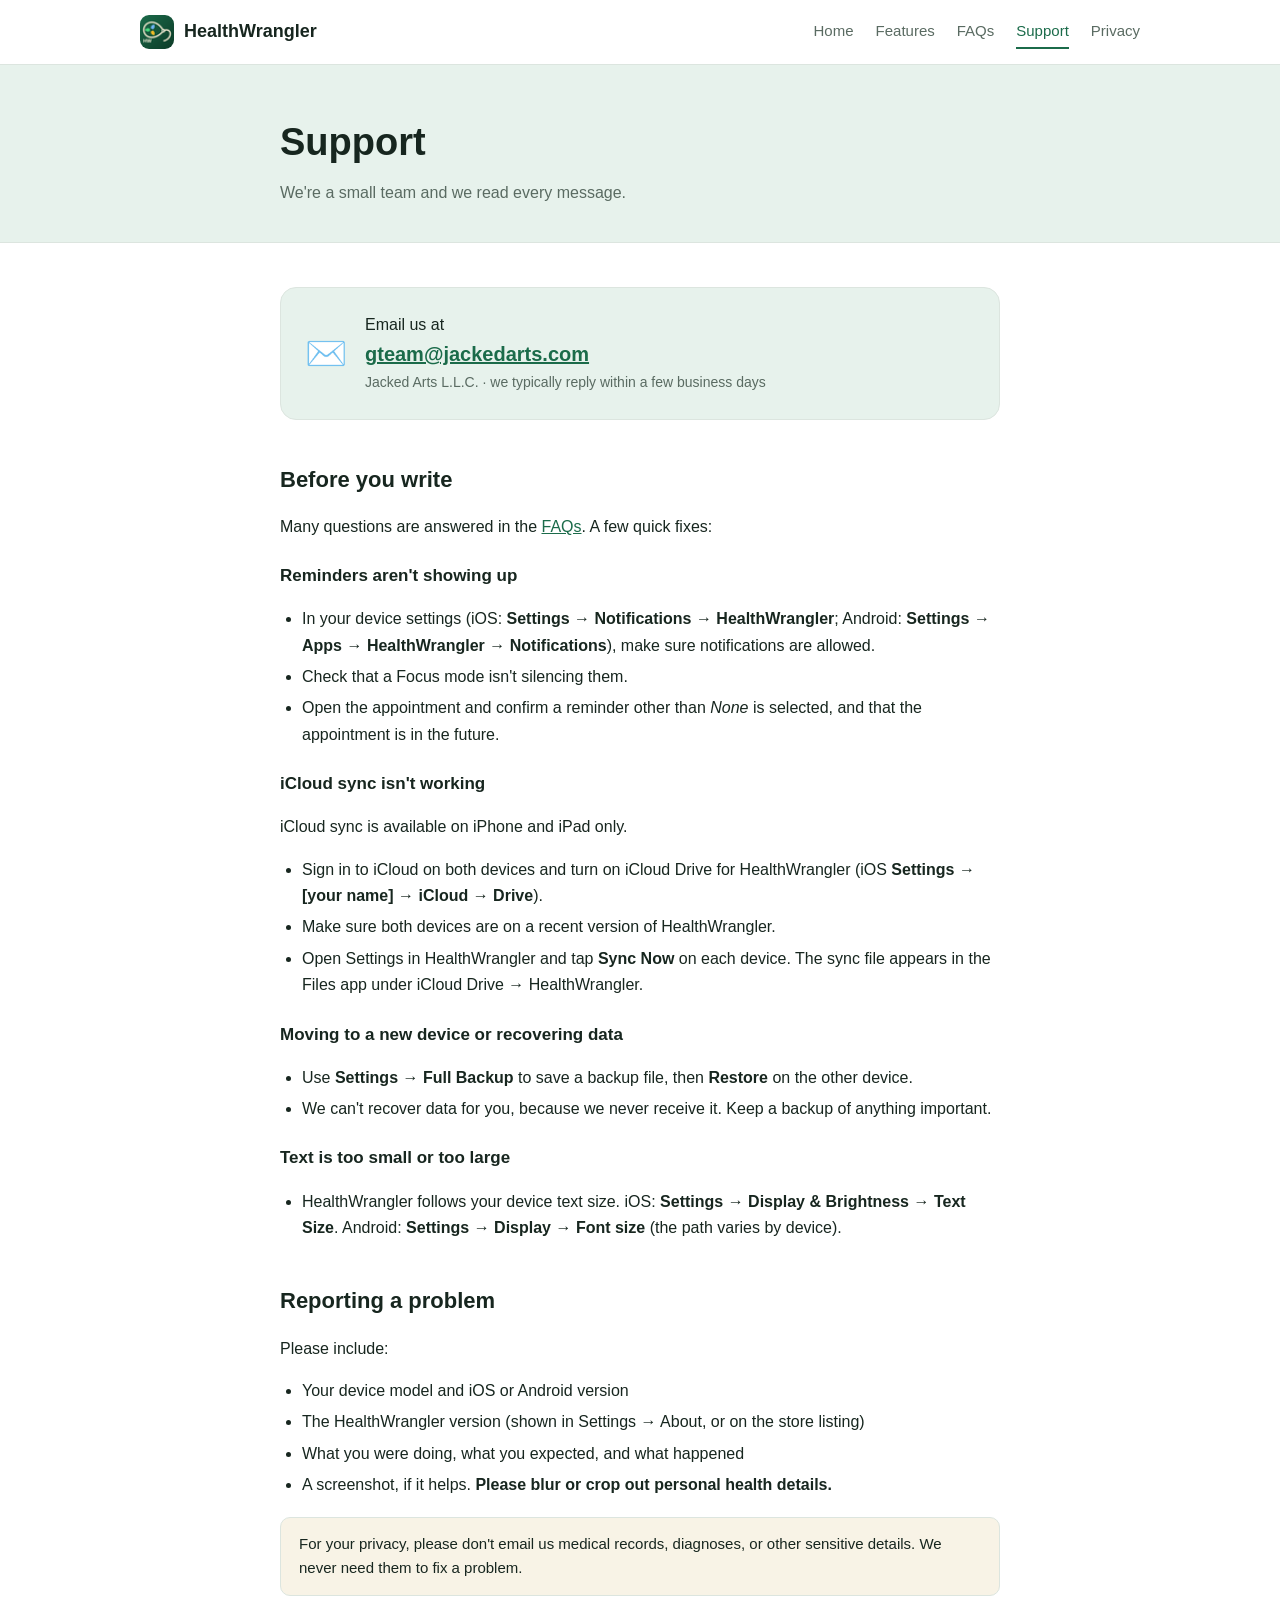
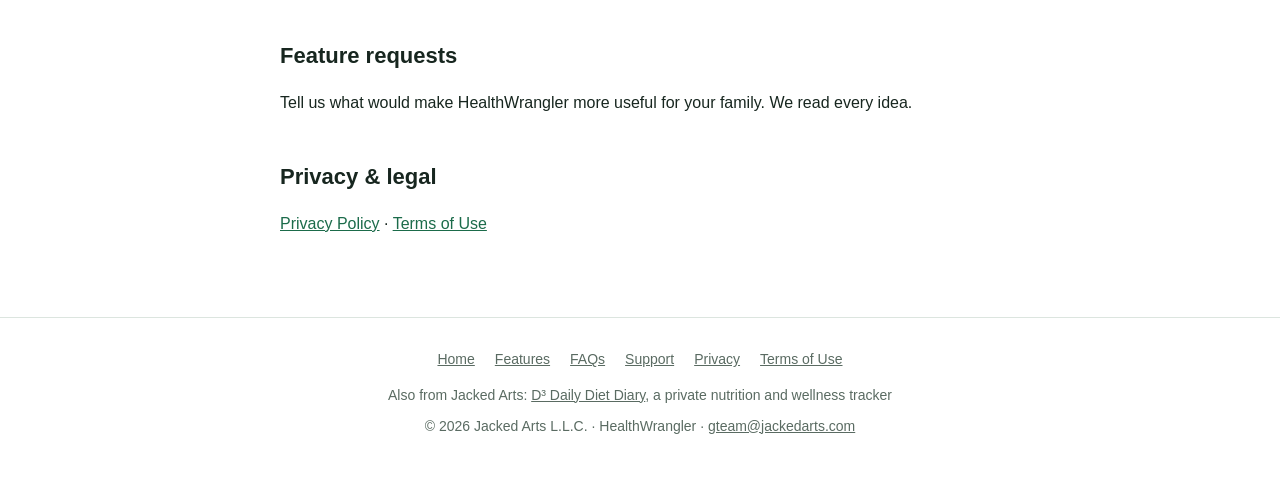
<file: support.html>
<!DOCTYPE html>
<html lang="en">
<head>
<meta charset="UTF-8">
<meta name="viewport" content="width=device-width, initial-scale=1">
<title>Support — HealthWrangler</title>
<meta name="description" content="Get help with HealthWrangler: troubleshooting, reporting a problem, and contact details.">
<meta name="theme-color" content="#1B6B4A">
<link rel="icon" type="image/png" sizes="32x32" href="favicon-32x32.png">
<link rel="apple-touch-icon" href="apple-touch-icon.png">
<link rel="stylesheet" href="style.css">
</head>
<body>
<header class="site">
  <div class="wrap">
    <a class="logo" href="index.html"><img src="favicon-32x32.png" alt="" width="34" height="34"> HealthWrangler</a>
    <button class="menu-btn" id="menu-btn" aria-label="Menu" aria-expanded="false" aria-controls="main-nav">☰</button>
    <nav class="main" id="main-nav" aria-label="Main"><a href="index.html">Home</a><a href="features.html">Features</a><a href="faqs.html">FAQs</a><a href="support.html" aria-current="page">Support</a><a href="privacy-policy.html">Privacy</a></nav>
  </div>
</header>
<div class="page-head"><div class="wrap narrow"><h1>Support</h1><p>We're a small team and we read every message.</p></div></div>
<article class="doc"><div class="wrap narrow">
  <div class="contact">
    <div class="ico">✉️</div>
    <div><div>Email us at</div><a class="mail" href="mailto:gteam@jackedarts.com">gteam@jackedarts.com</a><div style="color:var(--muted);font-size:14px">Jacked Arts L.L.C. · we typically reply within a few business days</div></div>
  </div>

  <h2>Before you write</h2>
  <p>Many questions are answered in the <a href="faqs.html">FAQs</a>. A few quick fixes:</p>
  <h3>Reminders aren't showing up</h3>
  <ul>
    <li>In your device settings (iOS: <strong>Settings → Notifications → HealthWrangler</strong>; Android: <strong>Settings → Apps → HealthWrangler → Notifications</strong>), make sure notifications are allowed.</li>
    <li>Check that a Focus mode isn't silencing them.</li>
    <li>Open the appointment and confirm a reminder other than <em>None</em> is selected, and that the appointment is in the future.</li>
  </ul>
  <h3>iCloud sync isn't working</h3>
  <p>iCloud sync is available on iPhone and iPad only.</p>
  <ul>
    <li>Sign in to iCloud on both devices and turn on iCloud Drive for HealthWrangler (iOS <strong>Settings → [your name] → iCloud → Drive</strong>).</li>
    <li>Make sure both devices are on a recent version of HealthWrangler.</li>
    <li>Open Settings in HealthWrangler and tap <strong>Sync Now</strong> on each device. The sync file appears in the Files app under iCloud Drive → HealthWrangler.</li>
  </ul>
  <h3>Moving to a new device or recovering data</h3>
  <ul>
    <li>Use <strong>Settings → Full Backup</strong> to save a backup file, then <strong>Restore</strong> on the other device.</li>
    <li>We can't recover data for you, because we never receive it. Keep a backup of anything important.</li>
  </ul>
  <h3>Text is too small or too large</h3>
  <ul><li>HealthWrangler follows your device text size. iOS: <strong>Settings → Display &amp; Brightness → Text Size</strong>. Android: <strong>Settings → Display → Font size</strong> (the path varies by device).</li></ul>

  <h2>Reporting a problem</h2>
  <p>Please include:</p>
  <ul>
    <li>Your device model and iOS or Android version</li>
    <li>The HealthWrangler version (shown in Settings → About, or on the store listing)</li>
    <li>What you were doing, what you expected, and what happened</li>
    <li>A screenshot, if it helps. <strong>Please blur or crop out personal health details.</strong></li>
  </ul>
  <div class="note">For your privacy, please don't email us medical records, diagnoses, or other sensitive details. We never need them to fix a problem.</div>

  <h2>Feature requests</h2>
  <p>Tell us what would make HealthWrangler more useful for your family. We read every idea.</p>

  <h2>Privacy &amp; legal</h2>
  <p><a href="privacy-policy.html">Privacy Policy</a> · <a href="terms.html">Terms of Use</a></p>
</div></article>

<footer class="site">
  <div class="wrap">
    <nav aria-label="Footer"><a href="index.html">Home</a><a href="features.html">Features</a><a href="faqs.html">FAQs</a><a href="support.html">Support</a><a href="privacy-policy.html">Privacy</a><a href="terms.html">Terms of Use</a></nav>
    <div style="margin-bottom:8px">Also from Jacked Arts: <a href="https://jabill.github.io/d3-app/">D³ Daily Diet Diary</a>, a private nutrition and wellness tracker</div>
    <div>© 2026 Jacked Arts L.L.C. · HealthWrangler · <a href="mailto:gteam@jackedarts.com">gteam@jackedarts.com</a></div>
  </div>
</footer>
<script src="site.js"></script>
</body>
</html>
</file>
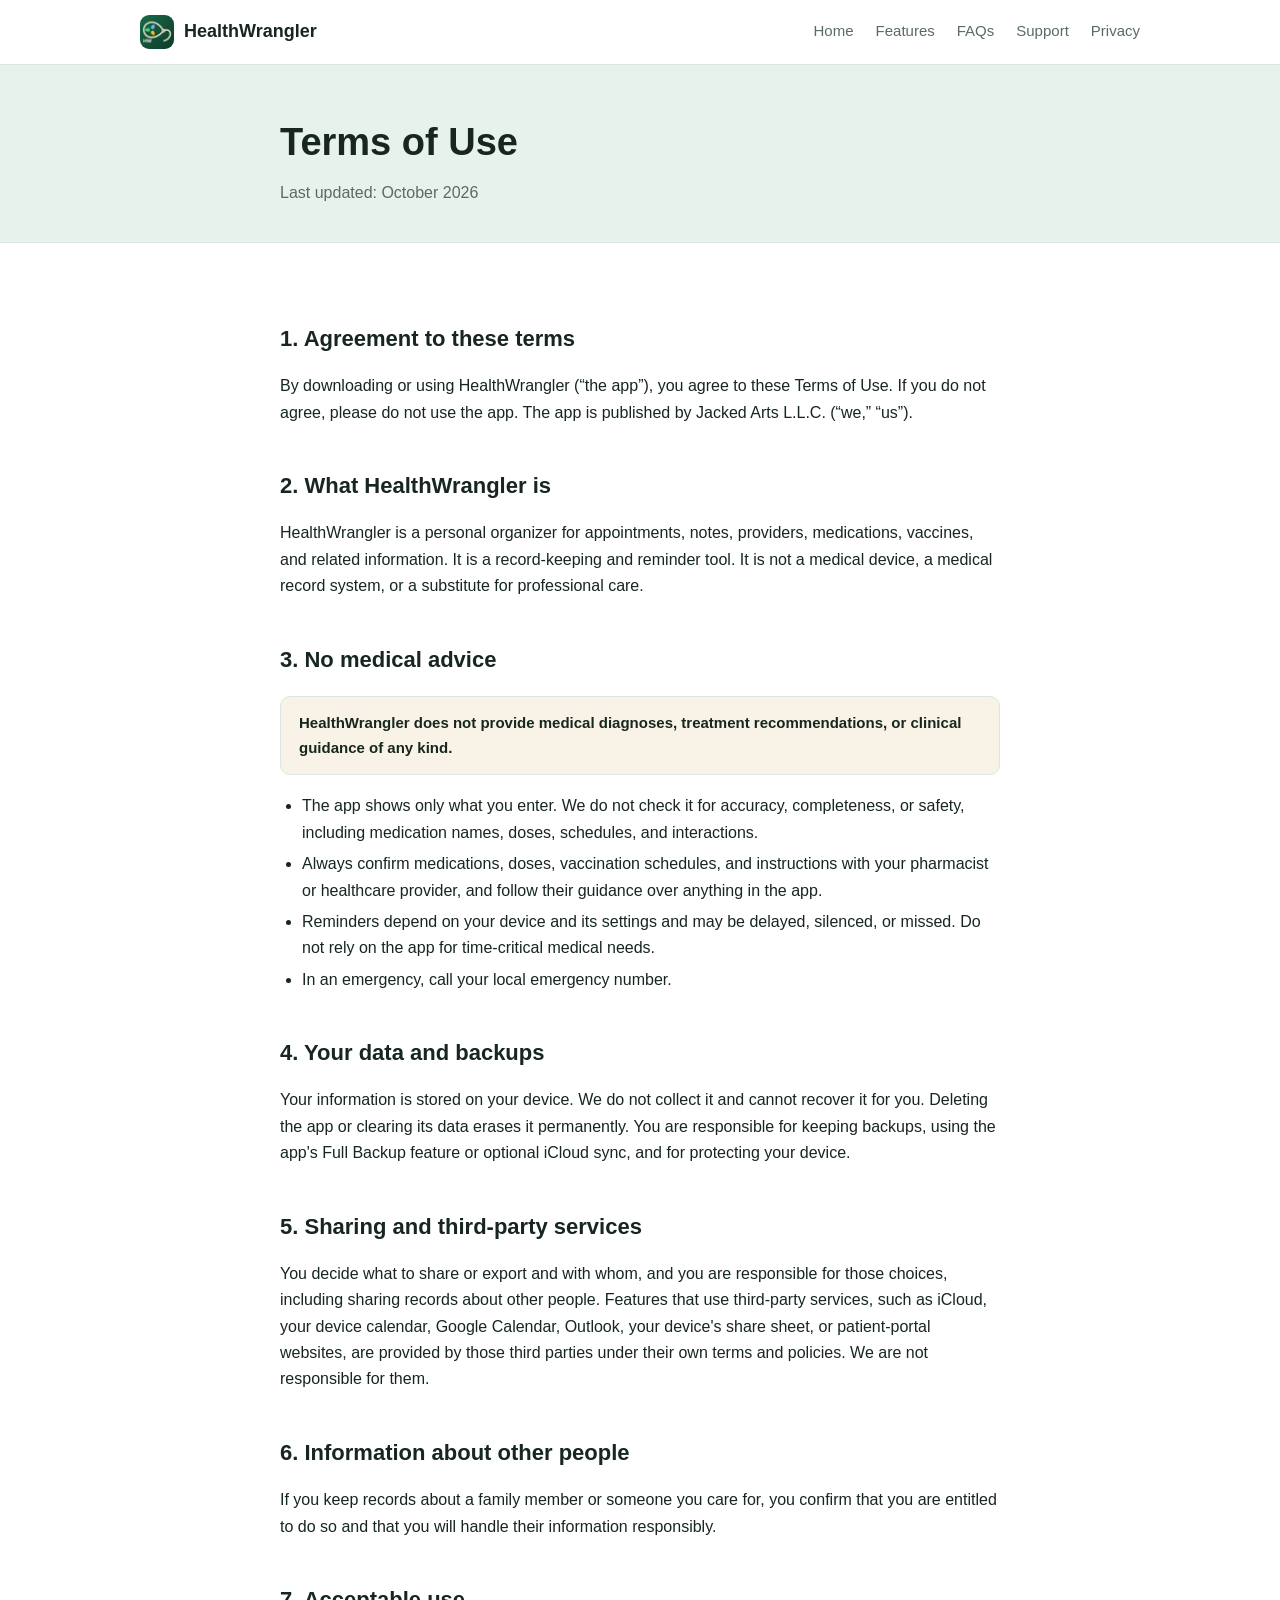
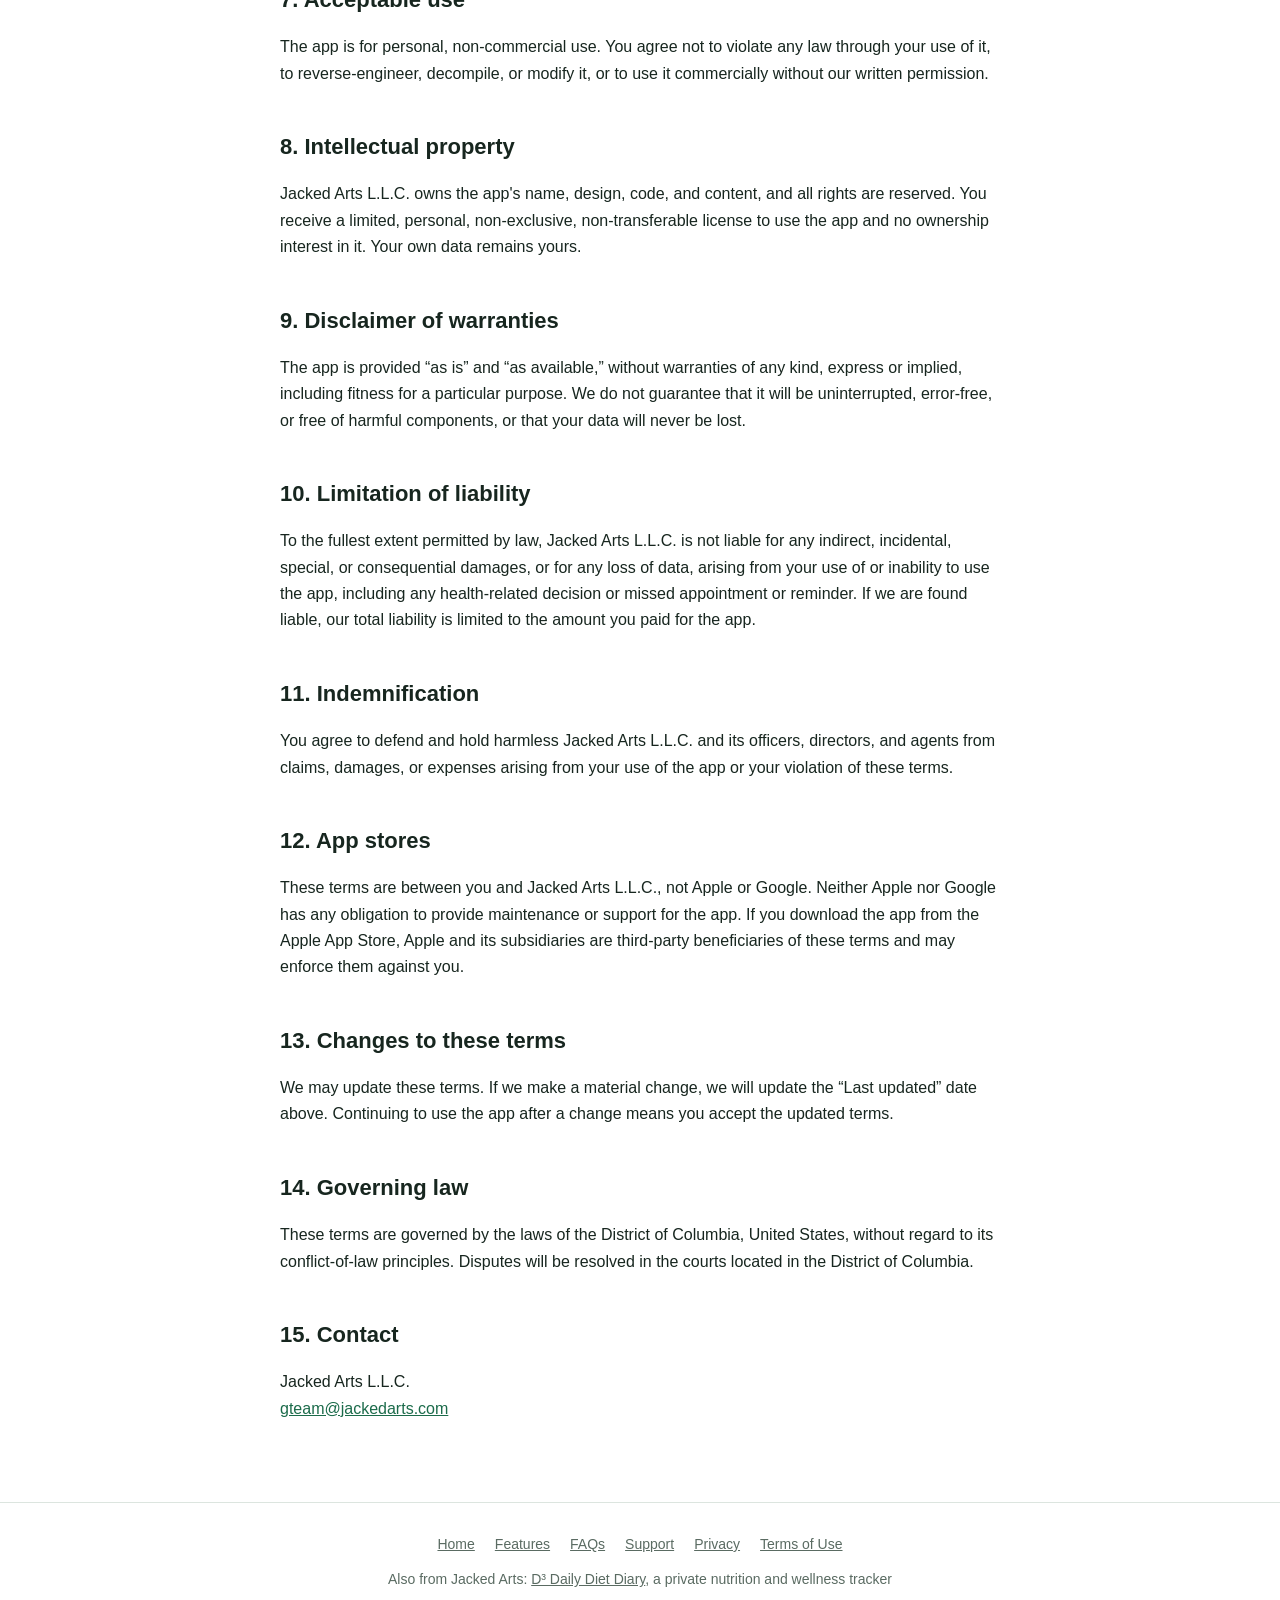
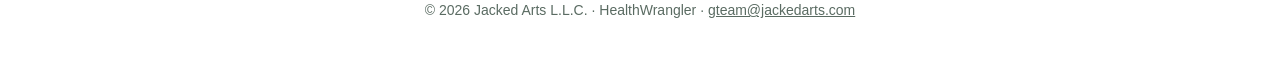
<file: terms.html>
<!DOCTYPE html>
<html lang="en">
<head>
<meta charset="UTF-8">
<meta name="viewport" content="width=device-width, initial-scale=1">
<title>Terms of Use — HealthWrangler</title>
<meta name="description" content="Terms of use for HealthWrangler, a personal health organizer by Jacked Arts L.L.C.">
<meta name="theme-color" content="#1B6B4A">
<link rel="icon" type="image/png" sizes="32x32" href="favicon-32x32.png">
<link rel="apple-touch-icon" href="apple-touch-icon.png">
<link rel="stylesheet" href="style.css">
</head>
<body>
<header class="site">
  <div class="wrap">
    <a class="logo" href="index.html"><img src="favicon-32x32.png" alt="" width="34" height="34"> HealthWrangler</a>
    <button class="menu-btn" id="menu-btn" aria-label="Menu" aria-expanded="false" aria-controls="main-nav">☰</button>
    <nav class="main" id="main-nav" aria-label="Main"><a href="index.html">Home</a><a href="features.html">Features</a><a href="faqs.html">FAQs</a><a href="support.html">Support</a><a href="privacy-policy.html">Privacy</a></nav>
  </div>
</header>
<div class="page-head"><div class="wrap narrow"><h1>Terms of Use</h1><p>Last updated: October 2026</p></div></div>
<article class="doc"><div class="wrap narrow">
  <h2>1. Agreement to these terms</h2>
  <p>By downloading or using HealthWrangler (“the app”), you agree to these Terms of Use. If you do not agree, please do not use the app. The app is published by Jacked Arts L.L.C. (“we,” “us”).</p>

  <h2>2. What HealthWrangler is</h2>
  <p>HealthWrangler is a personal organizer for appointments, notes, providers, medications, vaccines, and related information. It is a record-keeping and reminder tool. It is not a medical device, a medical record system, or a substitute for professional care.</p>

  <h2>3. No medical advice</h2>
  <div class="note"><strong>HealthWrangler does not provide medical diagnoses, treatment recommendations, or clinical guidance of any kind.</strong></div>
  <ul>
    <li>The app shows only what you enter. We do not check it for accuracy, completeness, or safety, including medication names, doses, schedules, and interactions.</li>
    <li>Always confirm medications, doses, vaccination schedules, and instructions with your pharmacist or healthcare provider, and follow their guidance over anything in the app.</li>
    <li>Reminders depend on your device and its settings and may be delayed, silenced, or missed. Do not rely on the app for time-critical medical needs.</li>
    <li>In an emergency, call your local emergency number.</li>
  </ul>

  <h2>4. Your data and backups</h2>
  <p>Your information is stored on your device. We do not collect it and cannot recover it for you. Deleting the app or clearing its data erases it permanently. You are responsible for keeping backups, using the app's Full Backup feature or optional iCloud sync, and for protecting your device.</p>

  <h2>5. Sharing and third-party services</h2>
  <p>You decide what to share or export and with whom, and you are responsible for those choices, including sharing records about other people. Features that use third-party services, such as iCloud, your device calendar, Google Calendar, Outlook, your device's share sheet, or patient-portal websites, are provided by those third parties under their own terms and policies. We are not responsible for them.</p>

  <h2>6. Information about other people</h2>
  <p>If you keep records about a family member or someone you care for, you confirm that you are entitled to do so and that you will handle their information responsibly.</p>

  <h2>7. Acceptable use</h2>
  <p>The app is for personal, non-commercial use. You agree not to violate any law through your use of it, to reverse-engineer, decompile, or modify it, or to use it commercially without our written permission.</p>

  <h2>8. Intellectual property</h2>
  <p>Jacked Arts L.L.C. owns the app's name, design, code, and content, and all rights are reserved. You receive a limited, personal, non-exclusive, non-transferable license to use the app and no ownership interest in it. Your own data remains yours.</p>

  <h2>9. Disclaimer of warranties</h2>
  <p>The app is provided “as is” and “as available,” without warranties of any kind, express or implied, including fitness for a particular purpose. We do not guarantee that it will be uninterrupted, error-free, or free of harmful components, or that your data will never be lost.</p>

  <h2>10. Limitation of liability</h2>
  <p>To the fullest extent permitted by law, Jacked Arts L.L.C. is not liable for any indirect, incidental, special, or consequential damages, or for any loss of data, arising from your use of or inability to use the app, including any health-related decision or missed appointment or reminder. If we are found liable, our total liability is limited to the amount you paid for the app.</p>

  <h2>11. Indemnification</h2>
  <p>You agree to defend and hold harmless Jacked Arts L.L.C. and its officers, directors, and agents from claims, damages, or expenses arising from your use of the app or your violation of these terms.</p>

  <h2>12. App stores</h2>
  <p>These terms are between you and Jacked Arts L.L.C., not Apple or Google. Neither Apple nor Google has any obligation to provide maintenance or support for the app. If you download the app from the Apple App Store, Apple and its subsidiaries are third-party beneficiaries of these terms and may enforce them against you.</p>

  <h2>13. Changes to these terms</h2>
  <p>We may update these terms. If we make a material change, we will update the “Last updated” date above. Continuing to use the app after a change means you accept the updated terms.</p>

  <h2>14. Governing law</h2>
  <p>These terms are governed by the laws of the District of Columbia, United States, without regard to its conflict-of-law principles. Disputes will be resolved in the courts located in the District of Columbia.</p>

  <h2>15. Contact</h2>
  <p>Jacked Arts L.L.C.<br><a href="mailto:gteam@jackedarts.com">gteam@jackedarts.com</a></p>
</div></article>

<footer class="site">
  <div class="wrap">
    <nav aria-label="Footer"><a href="index.html">Home</a><a href="features.html">Features</a><a href="faqs.html">FAQs</a><a href="support.html">Support</a><a href="privacy-policy.html">Privacy</a><a href="terms.html">Terms of Use</a></nav>
    <div style="margin-bottom:8px">Also from Jacked Arts: <a href="https://jabill.github.io/d3-app/">D³ Daily Diet Diary</a>, a private nutrition and wellness tracker</div>
    <div>© 2026 Jacked Arts L.L.C. · HealthWrangler · <a href="mailto:gteam@jackedarts.com">gteam@jackedarts.com</a></div>
  </div>
</footer>
<script src="site.js"></script>
</body>
</html>
</file>
<file: style.css>
:root {
  --green: #1B6B4A;
  --green-dark: #0F4A32;
  --green-soft: #E7F2EC;
  --cream: #F8F3E6;
  --ink: #17261F;
  --muted: #5A6B62;
  --line: #DCE5DF;
  --bg: #FFFFFF;
  --card: #FFFFFF;
  --blue: #3B82F6;
  --amber: #E0A920;
  --leaf: #2FBF71;
  --radius: 16px;
}
@media (prefers-color-scheme: dark) {
  :root {
    --green-soft: #15291F;
    --cream: #14201A;
    --ink: #EAF1ED;
    --muted: #9FB2A8;
    --line: #263A30;
    --bg: #0E1612;
    --card: #131E18;
  }
}
* { box-sizing: border-box; }
html { scroll-behavior: smooth; }
body {
  margin: 0;
  font-family: -apple-system, BlinkMacSystemFont, "Segoe UI", Roboto, Helvetica, Arial, sans-serif;
  color: var(--ink);
  background: var(--bg);
  line-height: 1.65;
  -webkit-text-size-adjust: 100%;
}
a { color: var(--green); }
@media (prefers-color-scheme: dark) { a { color: #6FD6A0; } }
img { max-width: 100%; }
.wrap { max-width: 1040px; margin: 0 auto; padding: 0 20px; }
.narrow { max-width: 760px; }

/* Header */
header.site {
  position: sticky; top: 0; z-index: 20;
  background: var(--bg);
  border-bottom: 1px solid var(--line);
}
header.site .wrap { display: flex; align-items: center; justify-content: space-between; height: 64px; }
.logo { display: flex; align-items: center; gap: 10px; font-weight: 700; font-size: 18px; color: var(--ink); text-decoration: none; }
.logo img { width: 34px; height: 34px; border-radius: 9px; }
nav.main { display: flex; gap: 22px; }
nav.main a { color: var(--muted); text-decoration: none; font-weight: 500; font-size: 15px; padding: 4px 0; border-bottom: 2px solid transparent; }
nav.main a:hover, nav.main a[aria-current="page"] { color: var(--green); border-bottom-color: var(--green); }
@media (prefers-color-scheme: dark) {
  nav.main a:hover, nav.main a[aria-current="page"] { color: #6FD6A0; border-bottom-color: #6FD6A0; }
}
.menu-btn { display: none; background: none; border: 1px solid var(--line); border-radius: 10px; padding: 8px 12px; font-size: 18px; color: var(--ink); cursor: pointer; }
@media (max-width: 640px) {
  .menu-btn { display: block; }
  nav.main { display: none; position: absolute; top: 64px; left: 0; right: 0; flex-direction: column; gap: 0; background: var(--bg); border-bottom: 1px solid var(--line); padding: 8px 20px 14px; }
  nav.main.open { display: flex; }
  nav.main a { padding: 12px 0; border-bottom: 1px solid var(--line); }
}

/* Hero */
.hero { background: linear-gradient(160deg, var(--green) 0%, var(--green-dark) 100%); color: #fff; padding: 72px 0 64px; text-align: center; }
.hero h1 { font-size: clamp(30px, 6vw, 46px); line-height: 1.15; margin: 0 0 16px; }
.hero p.lead { font-size: clamp(17px, 2.4vw, 20px); max-width: 640px; margin: 0 auto 28px; color: #E3F1E9; }
.btn { display: inline-block; padding: 13px 24px; border-radius: 12px; font-weight: 600; text-decoration: none; font-size: 16px; }
.btn-light { background: #fff; color: var(--green-dark); }
.btn-ghost { border: 1.5px solid rgba(255,255,255,.6); color: #fff; margin-left: 8px; }
.btn-green { background: var(--green); color: #fff; }
.badges { display: flex; flex-wrap: wrap; gap: 10px; justify-content: center; margin-top: 30px; }
.badge { background: rgba(255,255,255,.14); border: 1px solid rgba(255,255,255,.28); padding: 6px 14px; border-radius: 999px; font-size: 14px; }
.soon { display: inline-block; background: rgba(255,255,255,.16); border: 1px solid rgba(255,255,255,.35); padding: 13px 24px; border-radius: 12px; font-weight: 600; }

/* Sections */
section.block { padding: 64px 0; }
section.alt { background: var(--cream); }
h2.sec { font-size: clamp(24px, 4vw, 32px); margin: 0 0 8px; text-align: center; }
p.sec-sub { text-align: center; color: var(--muted); margin: 0 auto 36px; max-width: 620px; }
.grid { display: grid; grid-template-columns: repeat(auto-fit, minmax(270px, 1fr)); gap: 18px; }
.card { background: var(--card); border: 1px solid var(--line); border-radius: var(--radius); padding: 22px; }
.card .ico { font-size: 28px; margin-bottom: 8px; }
.card h3 { margin: 0 0 6px; font-size: 18px; }
.card p { margin: 0; color: var(--muted); font-size: 15px; }
.stats { display: grid; grid-template-columns: repeat(auto-fit, minmax(170px, 1fr)); gap: 16px; text-align: center; }
.stat .n { font-size: 40px; font-weight: 800; color: var(--green); line-height: 1.1; }
@media (prefers-color-scheme: dark) { .stat .n { color: #6FD6A0; } }
.stat .l { color: var(--muted); font-size: 14px; }
.cta { background: var(--green); color: #fff; text-align: center; padding: 56px 0; }
.cta h2 { margin: 0 0 10px; font-size: 28px; }
.cta p { color: #DCEEE3; margin: 0 0 22px; }

/* Content pages */
.page-head { background: var(--green-soft); padding: 46px 0 36px; border-bottom: 1px solid var(--line); }
.page-head h1 { margin: 0 0 6px; font-size: clamp(28px, 5vw, 38px); }
.page-head p { margin: 0; color: var(--muted); }
article.doc { padding: 36px 0 64px; }
article.doc h2 { font-size: 22px; margin: 36px 0 8px; padding-top: 6px; }
article.doc h3 { font-size: 17px; margin: 22px 0 6px; }
article.doc p, article.doc li { font-size: 16px; }
article.doc ul { padding-left: 22px; }
article.doc li { margin: 5px 0; }
.summary { background: var(--green-soft); border-left: 4px solid var(--green); border-radius: 10px; padding: 16px 20px; margin: 0 0 8px; }
.note { background: var(--cream); border: 1px solid var(--line); border-radius: 10px; padding: 14px 18px; margin: 18px 0; font-size: 15px; }
table.t { width: 100%; border-collapse: collapse; margin: 14px 0; font-size: 15px; }
table.t th, table.t td { text-align: left; padding: 10px 12px; border-bottom: 1px solid var(--line); vertical-align: top; }
table.t th { background: var(--green-soft); }

/* FAQ */
details.faq { border: 1px solid var(--line); border-radius: 12px; background: var(--card); margin: 10px 0; }
details.faq summary { cursor: pointer; font-weight: 600; padding: 16px 18px; list-style: none; display: flex; justify-content: space-between; gap: 12px; }
details.faq summary::-webkit-details-marker { display: none; }
details.faq summary::after { content: "+"; font-size: 22px; line-height: 1; color: var(--green); }
details.faq[open] summary::after { content: "–"; }
details.faq .a { padding: 0 18px 16px; color: var(--muted); }
details.faq .a p { margin: 8px 0; }
.faq-group { margin: 34px 0 6px; font-size: 14px; letter-spacing: .08em; text-transform: uppercase; color: var(--muted); }

/* Support */
.contact { display: flex; gap: 18px; align-items: center; background: var(--green-soft); border: 1px solid var(--line); border-radius: var(--radius); padding: 24px; margin: 8px 0 28px; flex-wrap: wrap; }
.contact .ico { font-size: 34px; }
.contact a.mail { font-size: 20px; font-weight: 700; }

/* Footer */
footer.site { border-top: 1px solid var(--line); padding: 30px 0 40px; text-align: center; color: var(--muted); font-size: 14px; }
footer.site nav { display: flex; flex-wrap: wrap; gap: 8px 20px; justify-content: center; margin-bottom: 12px; }
footer.site a { color: var(--muted); }
.grid.g4 { grid-template-columns: repeat(auto-fit, minmax(220px, 1fr)); }
.hero-icon { width: 240px; height: 240px; border-radius: 56px; display: block; margin: 0 auto 44px; box-shadow: 0 12px 34px rgba(0,0,0,.3); }
@media (max-width: 640px) { .hero-icon { width: 180px; height: 180px; border-radius: 42px; margin-bottom: 36px; } }
.stores { display: flex; flex-wrap: wrap; gap: 14px; justify-content: center; }
.stores .btn { display: flex; flex-direction: column; align-items: flex-start; line-height: 1.15; padding: 11px 26px; min-width: 190px; }
.stores .s1 { font-size: 12px; font-weight: 500; }
.stores .s2 { font-size: 20px; font-weight: 700; }
.soon-note { margin: 16px 0 0; font-size: 14px; color: #CFE6D9; }
</file>
